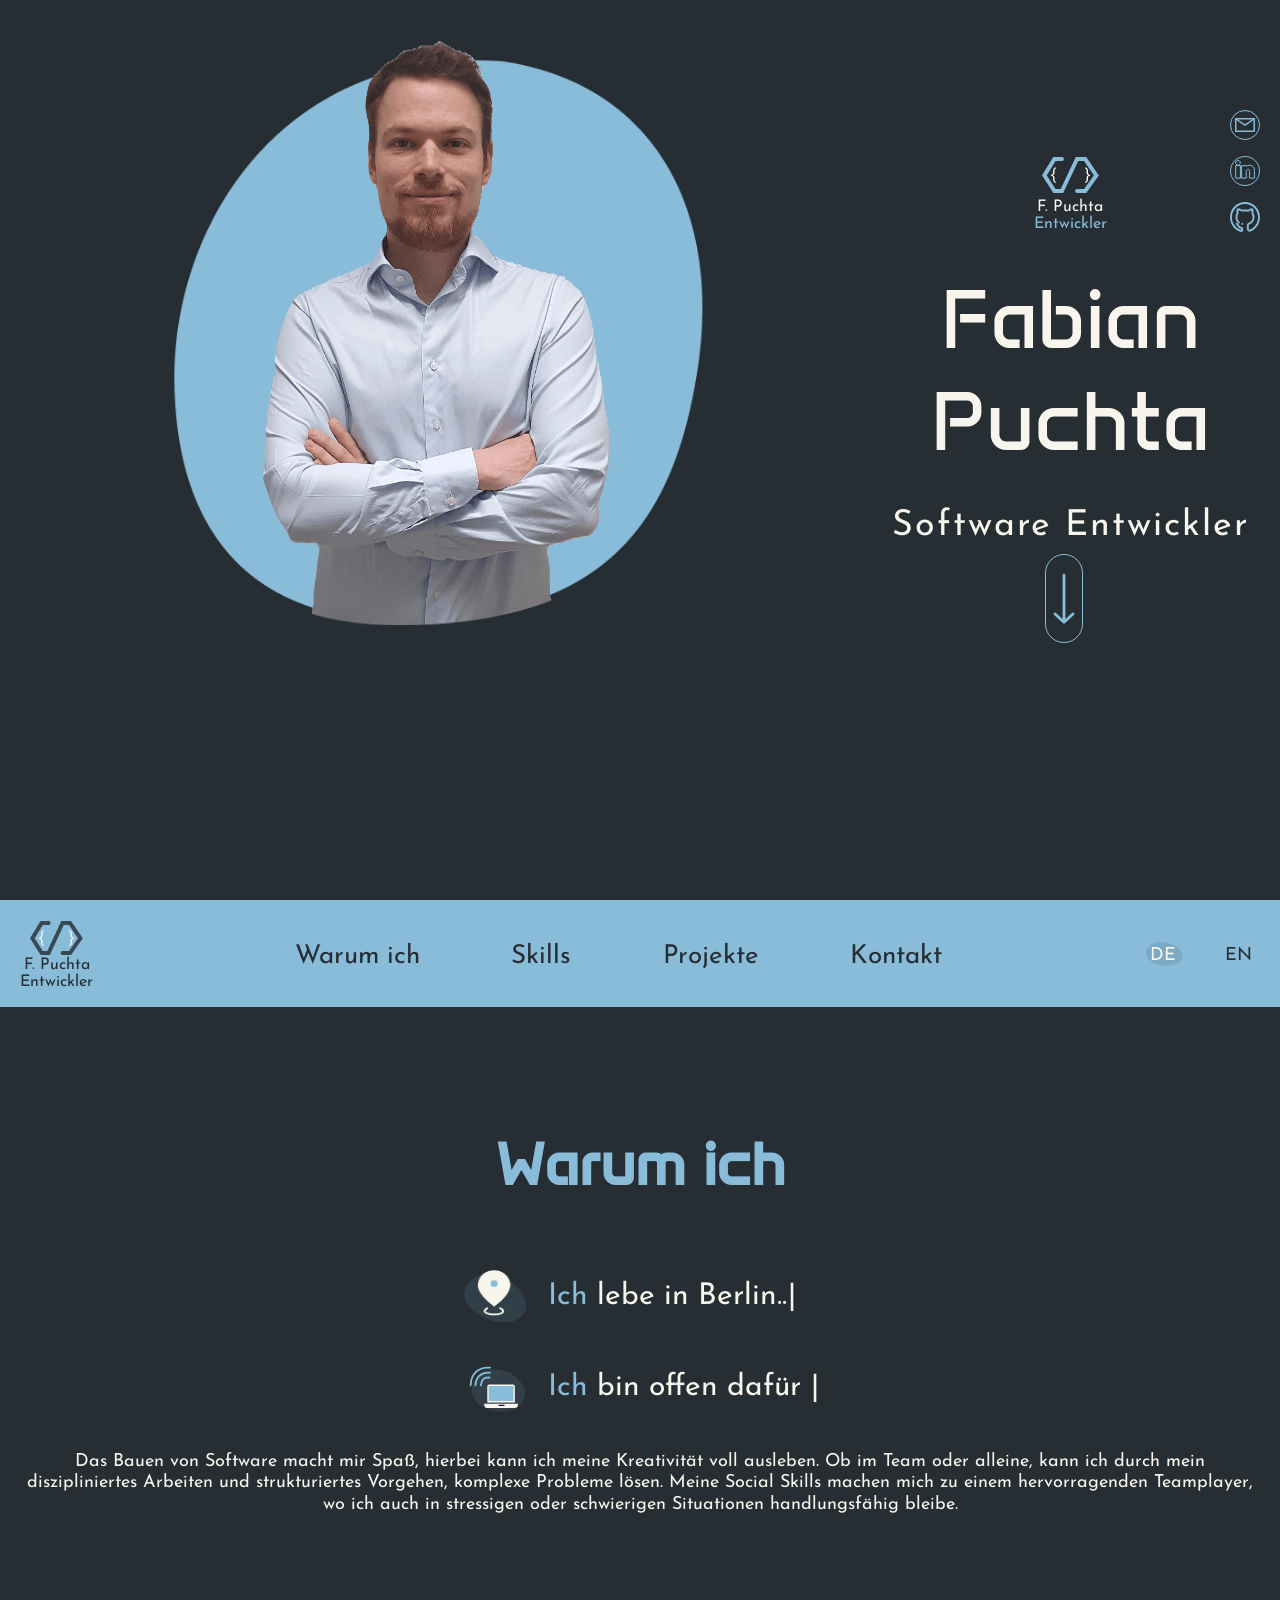
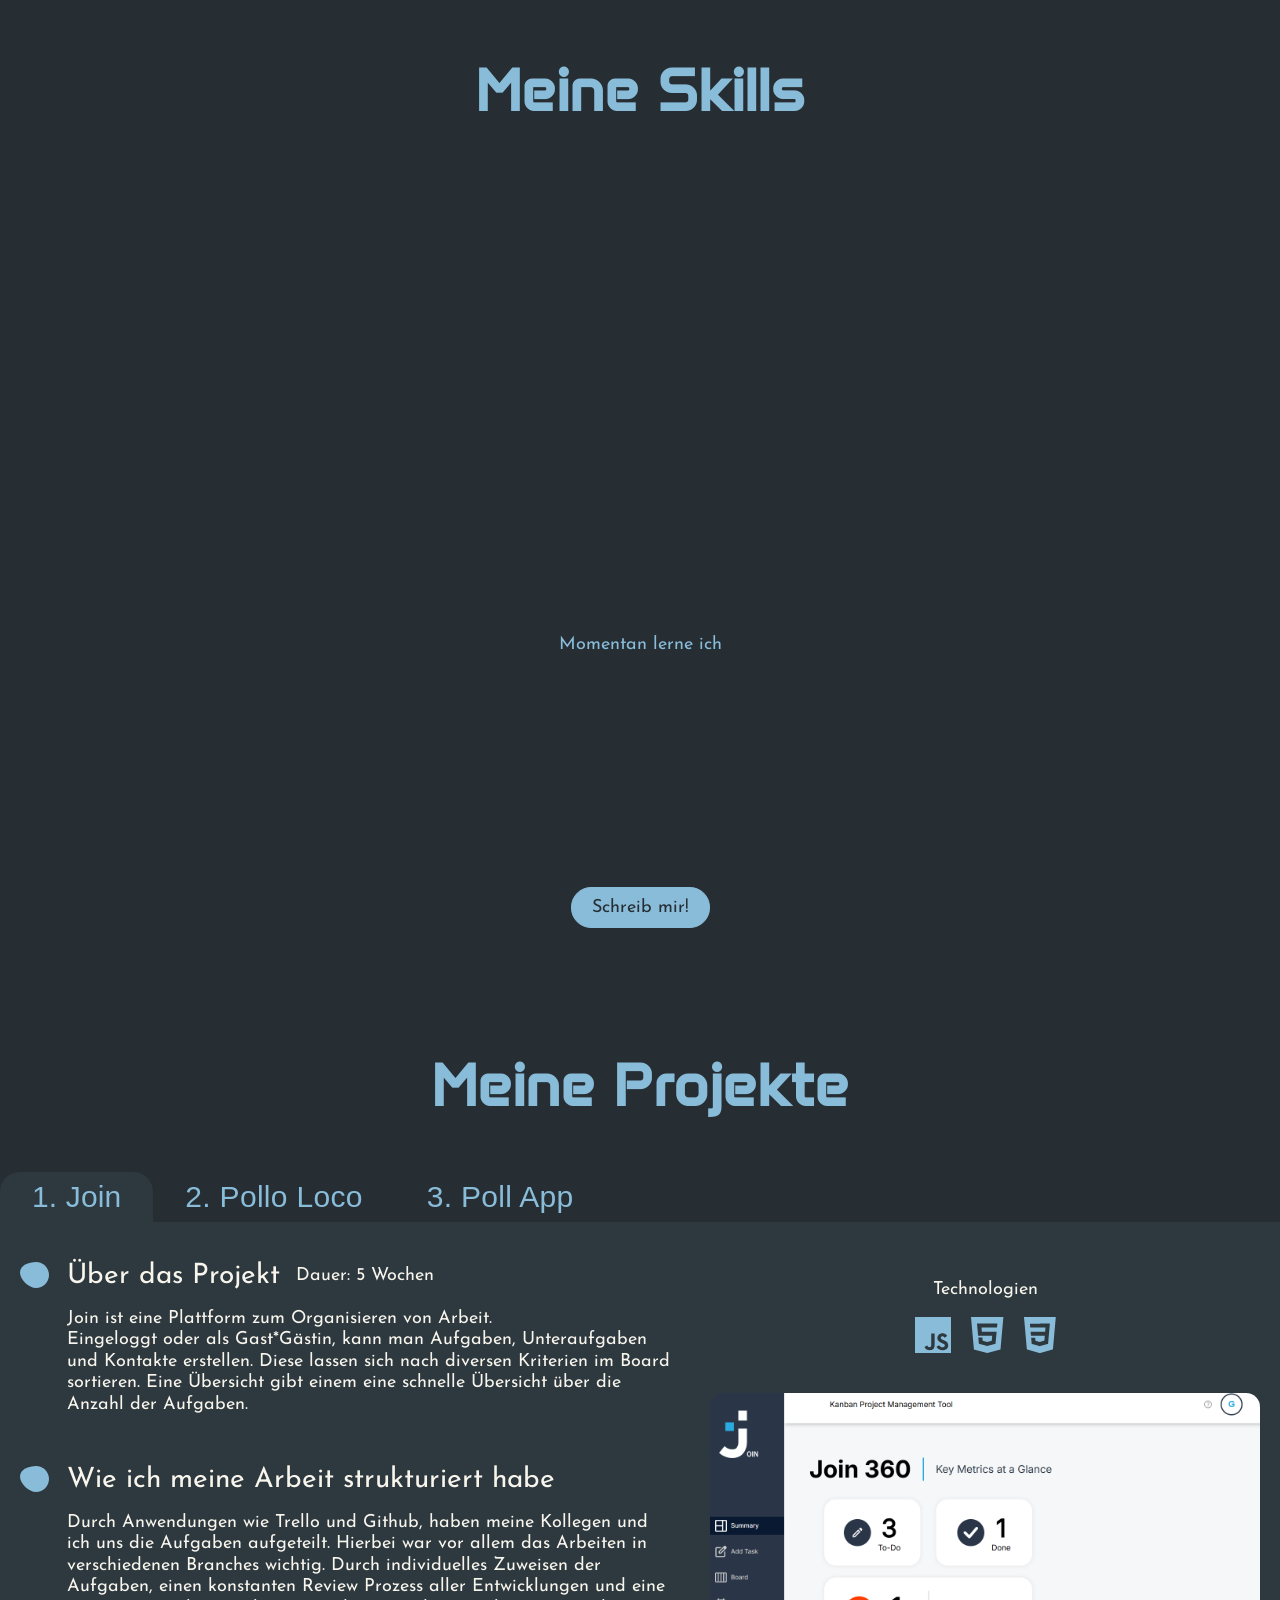
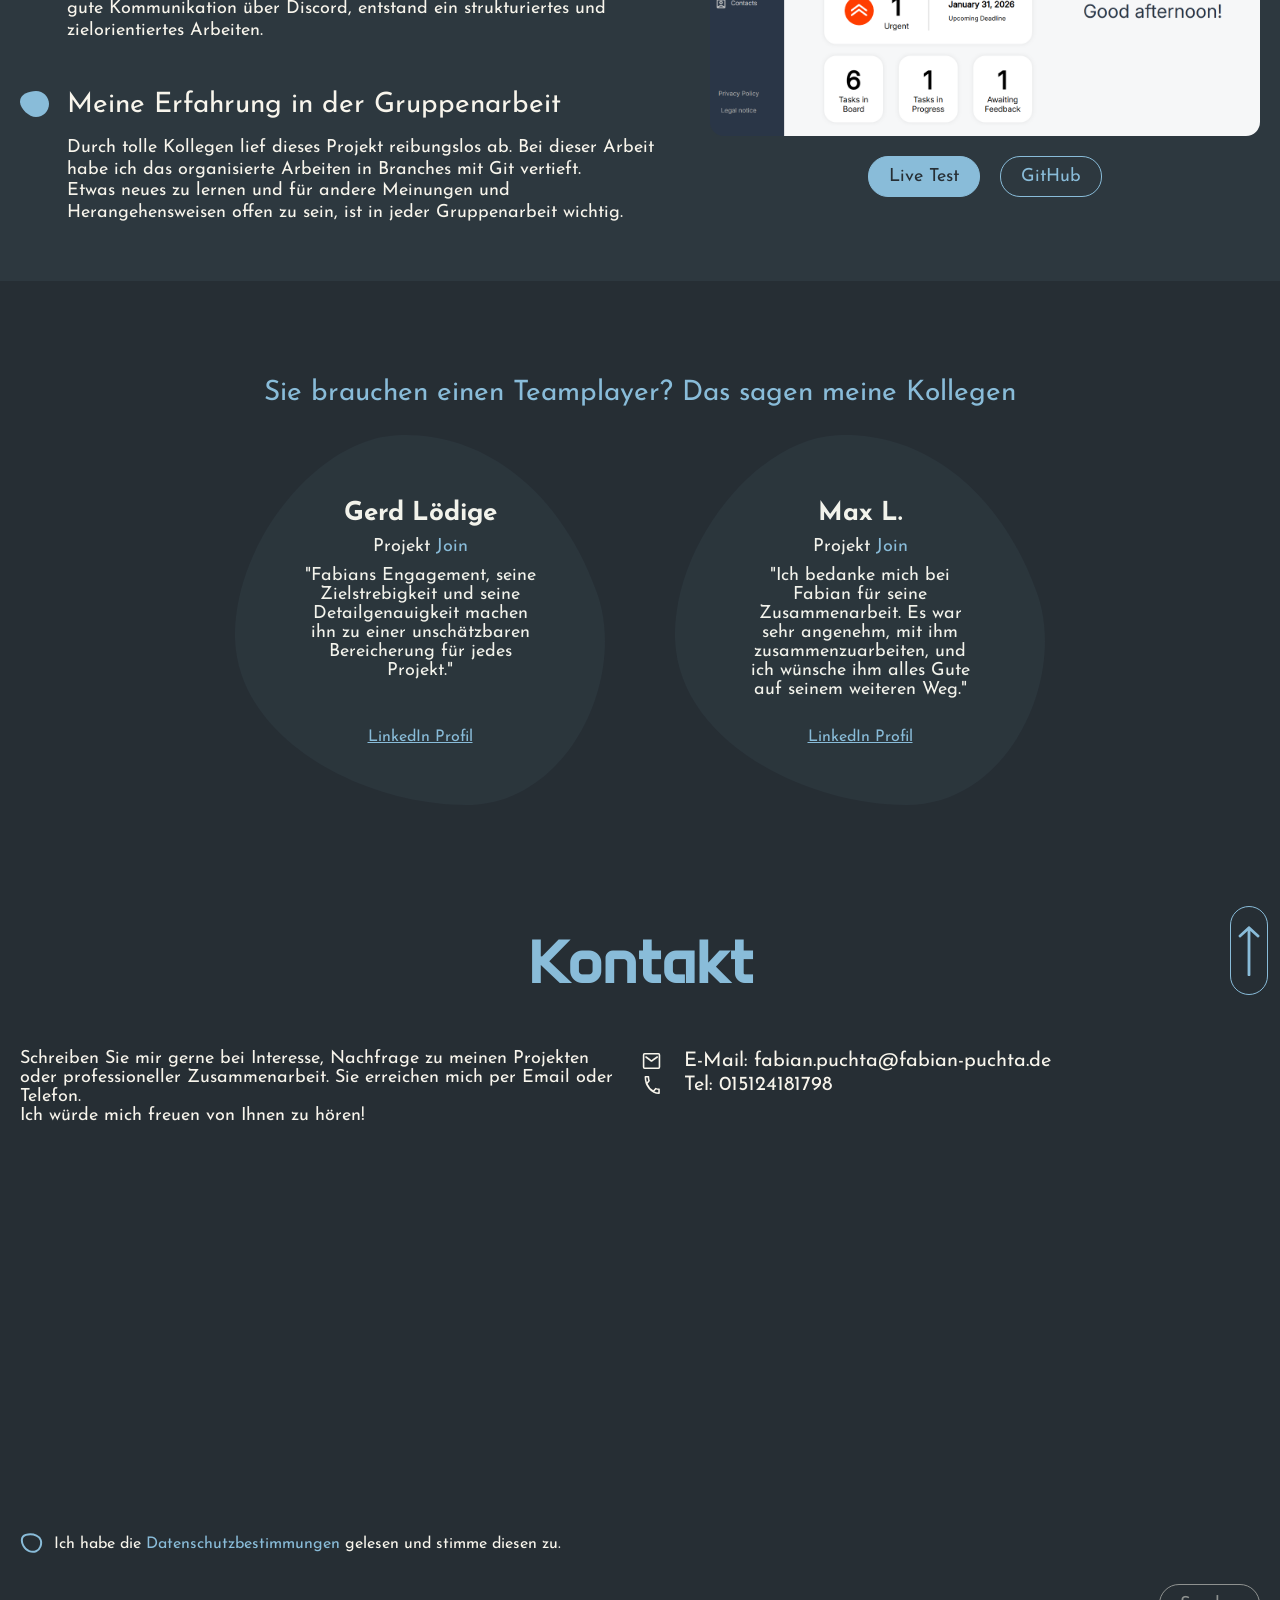
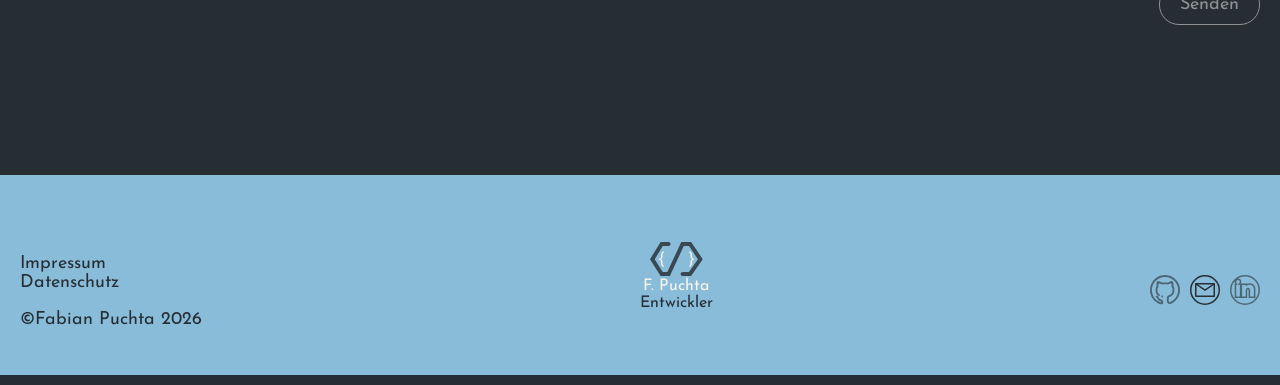
<file: index.html>
<!DOCTYPE html>
<html lang="de">

<head>
    <meta charset="UTF-8">
    <meta name="viewport" content="width=device-width, initial-scale=1.0">
    <title>Fabian Puchta</title>
    <link rel="icon" href="./assets/icons/logo/logoDarkBlue.svg" type="image/x-icon">
    <link rel="stylesheet" href="style.css">
    <link rel="stylesheet" href="./styles/fonts.css">
    <link rel="stylesheet" href="./styles/hero_section.css">
    <link rel="stylesheet" href="./styles/standard.css">
    <link rel="stylesheet" href="./styles/content_section.css">
    <link rel="stylesheet" href="./styles/contact.css">
    <link rel="stylesheet" href="./styles/burger_menu.css">
    <link rel="stylesheet" href="./styles/project_section.css">
    <link rel="stylesheet" href="./styles/project_resp.css">
    <link rel="stylesheet" href="./styles/responsive.css">


    <script src="./scripts/content.js"></script>
</head>

<body id="body" onload="initializeLanguage()">
    
</body>
<script src="./script.js" defer></script>
<script src="./scripts/mail.js" defer></script>


</html>
</file>
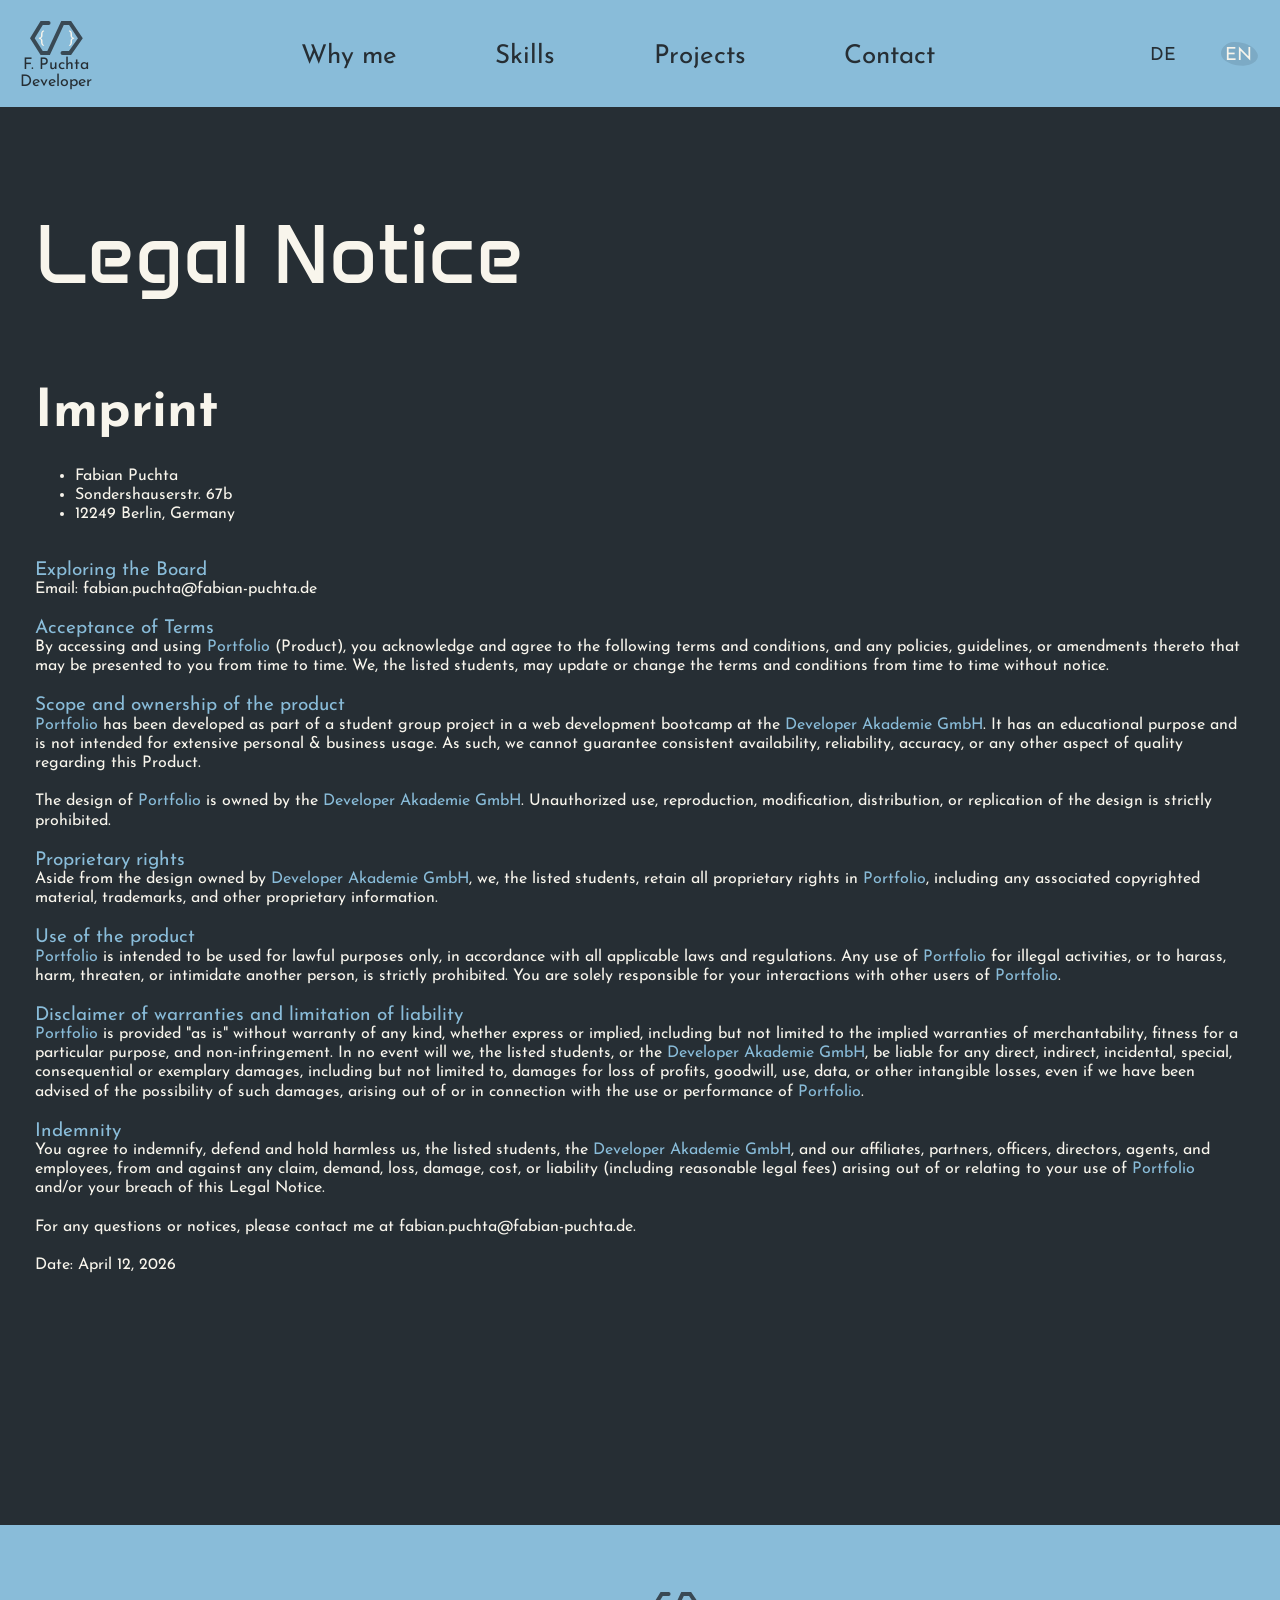
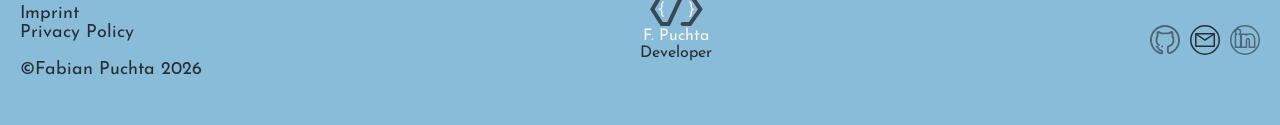
<file: html/english/legal_notice.html>
<!DOCTYPE html>
<html lang="en">

<head>
    <meta charset="UTF-8">
    <meta name="viewport" content="width=device-width, initial-scale=1.0">
    <title>Imprint</title>
    <link rel="icon" href="../../assets/icons/logo/logoDarkBlue.svg" type="image/x-icon">
    <link rel="stylesheet" href="../../style.css">
    <link rel="stylesheet" href="../../styles/fonts.css">
    <link rel="stylesheet" href="../../styles/hero_section.css">
    <link rel="stylesheet" href="../../styles/standard.css">
    <link rel="stylesheet" href="../../styles/content_section.css">
    <link rel="stylesheet" href="../../styles/contact.css">
    <link rel="stylesheet" href="../../styles/legal.css">
    <link rel="stylesheet" href="../../styles/legal_resp.css">
    <link rel="stylesheet" href="../../styles/responsive.css">
</head>

<body>
    <header>
        <div class="header-resp d-none header-legal-resp">
            <div class="logo-hero">
                <div class="logo-hero-icon">
                    <img src="../../assets/icons/logo/logoHover.svg" class="logo-hover" alt="logo icon">
                    <img src="../../assets/icons/logo/logoLightBlue.svg" class="logo-default" alt="logo icon">
                </div>
                <p class="name">F. Puchta</p>
                <p>Developer</p>
            </div>
            <button onclick="redirectBack()" class="btn-legal" aria-label="Go back to portfolio"><img src="../../assets/icons/arrowBackImprint.svg"
                    alt="go back to source site"></button>
        </div>
        <div class="wrapper-navbar legal-nav">
            <nav>
                <div class="navbar-logo">
                    <div class="wrapper-logo-footer">
                        <img src="../../assets/icons/logo/logoDarkBlue.svg" alt="logo">
                        <p class="name">F. Puchta</p>
                        <span>Developer</span>
                    </div>
                </div>
                <div class="navbar-menu font-size-26">
                    <a href="../../index.html#aboutSection">Why me</a>
                    <a href="../../index.html#skillSection">Skills</a>
                    <a href="../../index.html#projectSection">Projects</a>
                    <a href="../../index.html#contactSection">Contact</a>
                </div>
                <div class="navbar-language">
                    <a href="../german/impressum.html" onclick="saveLanguagePreference('de')">DE</a>
                    <p>EN</p>
                </div>
            </nav>
        </div>
    </header>
    <main class="main">
        <h1>Legal Notice</h1>
        <section class="imprint-container">
            <h2 class="pr-title-resp">Imprint</h2>
            <ul>
                <li>Fabian Puchta</li>
                <li>Sondershauserstr. 67b</li>
                <li>12249 Berlin, Germany</li>
            </ul>
        </section>
        <section class="imprint-container">
            <p class="section-title">Exploring the Board</p>
            <p>Email: fabian.puchta@fabian-puchta.de</p>
        </section>
        <section class="imprint-container">
            <p class="section-title">Acceptance of Terms</p>
            <p>By accessing and using <span>Portfolio</span> (Product), you acknowledge and agree to the following terms
                and conditions, and any policies, guidelines, or amendments thereto that may be presented to you from
                time to time. We, the listed students, may update or change the terms and conditions from time to time
                without notice.</p>
        </section>
        <section class="imprint-container">
            <p class="section-title">Scope and ownership of the product</p>
            <p><span>Portfolio</span> has been developed as part of a student group project in a web development
                bootcamp at the <span>Developer Akademie GmbH</span>. It has an educational purpose and is not intended
                for extensive personal & business usage. As such, we cannot guarantee consistent availability,
                reliability, accuracy, or any other aspect of quality regarding this Product.</p>
            <br>
            <p>The design of <span>Portfolio</span> is owned by the <span>Developer Akademie GmbH</span>. Unauthorized
                use, reproduction, modification, distribution, or replication of the design is strictly prohibited.</p>
        </section>
        <section class="imprint-container">
            <p class="section-title">Proprietary rights</p>
            <p>Aside from the design owned by <span>Developer Akademie GmbH</span>, we, the listed students, retain all
                proprietary rights in <span>Portfolio</span>, including any associated copyrighted material, trademarks,
                and other proprietary information.</p>
        </section>
        <section class="imprint-container">
            <p class="section-title">Use of the product</p>
            <p><span>Portfolio</span> is intended to be used for lawful purposes only, in accordance with all applicable
                laws and regulations. Any use of <span>Portfolio</span> for illegal activities, or to harass, harm,
                threaten, or intimidate another person, is strictly prohibited. You are solely responsible for your
                interactions with other users of <span>Portfolio</span>.</p>
        </section>
        <section class="imprint-container">
            <p class="section-title">Disclaimer of warranties and limitation of liability</p>
            <p><span>Portfolio</span> is provided "as is" without warranty of any kind, whether express or implied,
                including but not limited to the implied warranties of merchantability, fitness for a particular
                purpose, and non-infringement. In no event will we, the listed students, or the <span>Developer Akademie
                    GmbH</span>, be liable for any direct, indirect, incidental, special, consequential or exemplary
                damages, including but not limited to, damages for loss of profits, goodwill, use, data, or other
                intangible losses, even if we have been advised of the possibility of such damages, arising out of or in
                connection with the use or performance of <span>Portfolio</span>.</p>
        </section>
        <section class="imprint-container">
            <p class="section-title">Indemnity</p>
            <p>You agree to indemnify, defend and hold harmless us, the listed students, the <span>Developer Akademie
                    GmbH</span>, and our affiliates, partners, officers, directors, agents, and employees, from and
                against any claim, demand, loss, damage, cost, or liability (including reasonable legal fees) arising
                out of or relating to your use of <span>Portfolio</span> and/or your breach of this Legal Notice.</p>
            <br>
            <p>For any questions or notices, please contact me at <a
                    href="mailto:fabian.puchta@fabian-puchta.de">fabian.puchta@fabian-puchta.de</a>.</p>
            <br>
            <p>Date: April 12, 2026</p>
        </section>
    </main>
    <footer class="wrapper-footer">
        <div class="content-wrapper-footer">
            <div class="footer-legal">
                <a href="../english/legal_notice.html">Imprint</a>
                <a href="../english/privacy_policy.html">Privacy Policy</a>
                <p>&copy;Fabian Puchta 2026</p>
            </div>
            <div class="wrapper-logo-footer">
                <img src="../../assets/icons/logo/logoDarkBlue.svg" alt="logo">
                <p class="name">F. Puchta</p>
                <span>Developer</span>
            </div>
            <div class="wrapper-social-media-footer">
                <a href="https://github.com/FabianP95" target="_blank" rel="noopener noreferrer" class="swap-image">
                    <img src="../../assets/icons/contact/githubFooter.svg" alt="gitHub icon" class="image-default">
                    <img src="../../assets/icons/contact/gitHoverFooter.svg" class="image-hover"
                        alt="gitHub icon in hovered state">
                </a>
                <a href="mailto:fabian.puchta@fabian-puchta.de" target="_blank" rel="noopener noreferrer" class="swap-image">
                    <img src="../../assets/icons/contact/mailFooter.svg" alt="email icon" class="image-default">
                    <img src="../../assets/icons/contact/mailHoverFooter.svg" class="image-hover"
                        alt="email icon in hovered state">
                </a>
                <a href="https://www.linkedin.com/in/fabian-puchta-7ba7383b7/" target="_blank" rel="noopener noreferrer"
                    class="swap-image">
                    <img src="../../assets/icons/contact/linkedInFooter.svg" alt="linkedIn icon" class="image-default">
                    <img src="../../assets/icons/contact/linkedInHoverFooter.svg" class="image-hover"
                        alt="linkedIn icon in hovered state">
                </a>
            </div>
        </div>
    </footer>

</body>
<script src="../../script.js"></script>
<script src="../../scripts/content.js"></script>

</html>
</file>
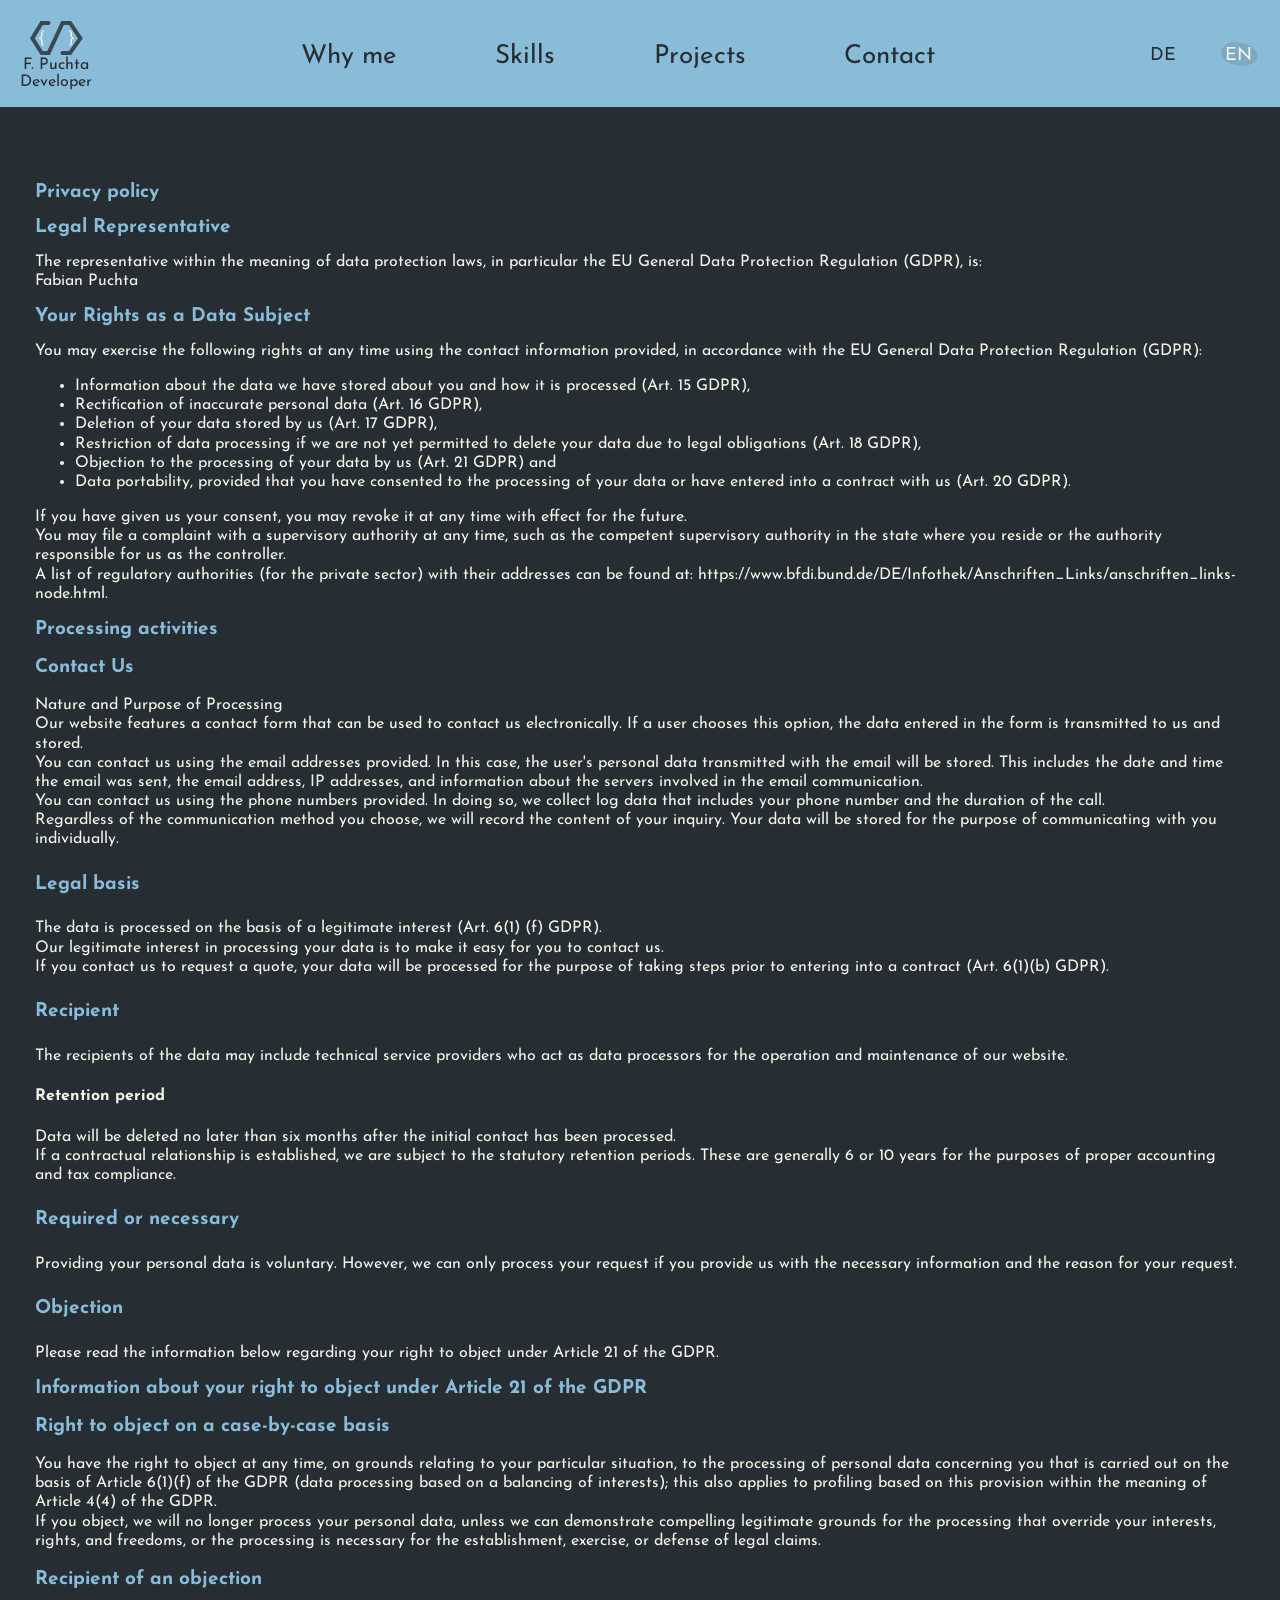
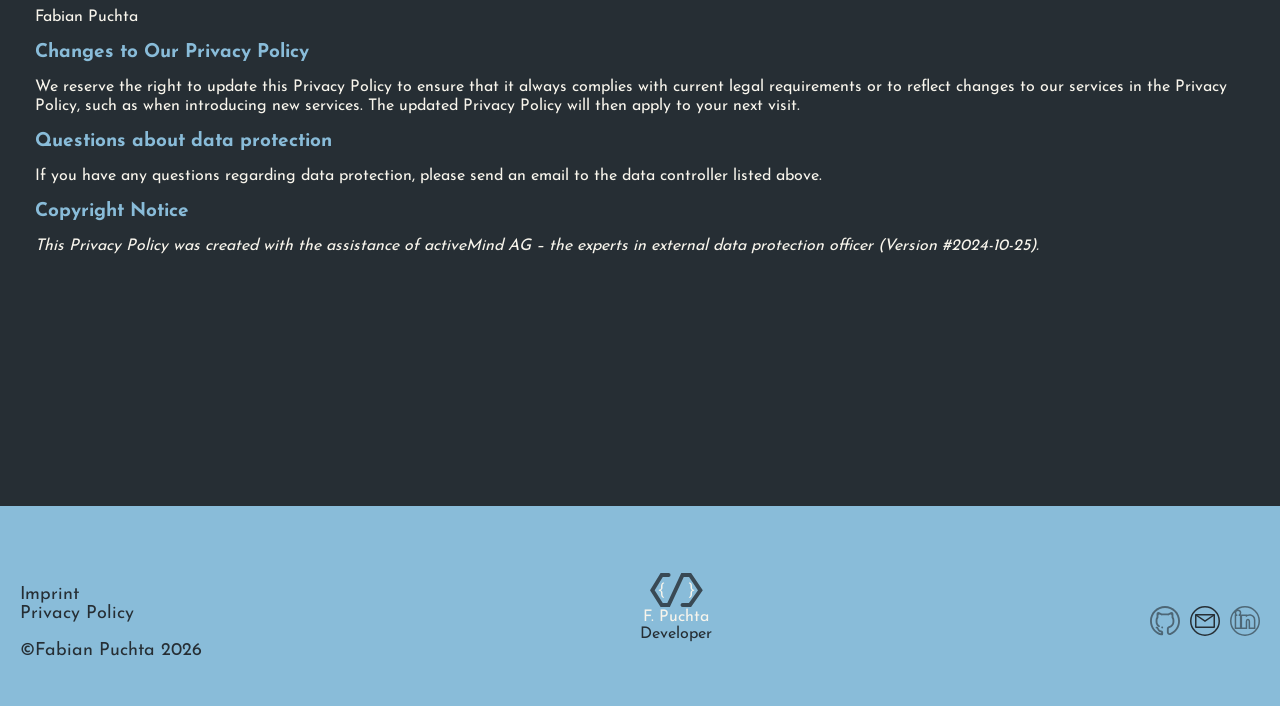
<file: html/english/privacy_policy.html>
<!DOCTYPE html>
<html lang="en">

<head>
    <meta charset="UTF-8">
    <meta name="viewport" content="width=device-width, initial-scale=1.0">
    <title>Privacy Policy</title>
    <link rel="icon" href="../../assets/icons/logo/logoDarkBlue.svg" type="image/x-icon">
    <link rel="stylesheet" href="../../style.css">
    <link rel="stylesheet" href="../../styles/fonts.css">
    <link rel="stylesheet" href="../../styles/hero_section.css">
    <link rel="stylesheet" href="../../styles/standard.css">
    <link rel="stylesheet" href="../../styles/content_section.css">
    <link rel="stylesheet" href="../../styles/contact.css">
    <link rel="stylesheet" href="../../styles/legal.css">
    <link rel="stylesheet" href="../../styles/legal_resp.css">
    <link rel="stylesheet" href="../../styles/responsive.css">
</head>

<body>
    <header>
        <div class="header-resp d-none header-legal-resp">
            <div class="logo-hero">
                <div class="logo-hero-icon">
                    <img src="../../assets/icons/logo/logoHover.svg" class="logo-hover" alt="logo icon">
                    <img src="../../assets/icons/logo/logoLightBlue.svg" class="logo-default" alt="logo icon">
                </div>
                <p class="name">F. Puchta</p>
                <p>Developer</p>
            </div>
            <button onclick="redirectBack()" class="btn-legal" aria-label="Go back to portfolio"><img
                    src="../../assets/icons/arrowBackImprint.svg" alt="go back to source site"></button>
        </div>
        <div class="wrapper-navbar legal-nav">
            <nav>
                <div class="navbar-logo">
                    <div class="wrapper-logo-footer">
                        <img src="../../assets/icons/logo/logoDarkBlue.svg" alt="logo">
                        <p class="name">F. Puchta</p>
                        <span>Developer</span>
                    </div>
                </div>
                <div class="navbar-menu font-size-26">
                    <a href="../../index.html#aboutSection">Why me</a>
                    <a href="../../index.html#skillSection">Skills</a>
                    <a href="../../index.html#projectSection">Projects</a>
                    <a href="../../index.html#contactSection">Contact</a>
                </div>
                <div class="navbar-language">
                    <a href="../german/datenschutz.html" onclick="saveLanguagePreference('de')">DE</a>
                    <p>EN</p>
                </div>
            </nav>
        </div>
    </header>
    <main class="main">
        <div class="imprint-container">
            <h2 class="section-title">Privacy policy</h2>
            <h2 class="section-title">Legal Representative</h2>
            <p>The representative within the meaning of data protection laws, in particular the EU General Data
                Protection Regulation
                (GDPR), is:</p>
            <p class='generator_user_input'>Fabian Puchta</p>
            <h2 class="section-title">Your Rights as a Data Subject</h2>
            <p>You may exercise the following rights at any time using the contact information provided, in accordance
                with the EU General Data Protection Regulation (GDPR):</p>
            <ul>
                <li>Information about the data we have stored about you and how it is processed (Art. 15 GDPR),</li>
                <li>Rectification of inaccurate personal data (Art. 16 GDPR),</li>
                <li>Deletion of your data stored by us (Art. 17 GDPR),</li>
                <li>Restriction of data processing if we are not yet permitted to delete your data due to legal
                    obligations
                    (Art. 18 GDPR),</li>
                <li>Objection to the processing of your data by us (Art. 21 GDPR) and</li>
                <li>Data portability, provided that you have consented to the processing of your data or have entered
                    into a contract
                    with us (Art. 20 GDPR).</li>
            </ul>
            <p>If you have given us your consent, you may revoke it at any time with effect for the
                future.</p>
            <p>You may file a complaint with a supervisory authority at any time, such as the
                competent supervisory authority in the state where you reside or the authority responsible for us as the
                controller.</p>
            <p>A list of regulatory authorities (for the private sector) with their addresses can be found at:
                <a
                    href="https://www.bfdi.bund.de/DE/Infothek/Anschriften_Links/anschriften_links-node.html">https://www.bfdi.bund.de/DE/Infothek/Anschriften_Links/anschriften_links-node.html</a>.
            </p>
            <h2 class="section-title">Processing activities</h2>
            <h3 class="section-title">Contact Us</h3>
            <p>Nature and Purpose of Processing</p>
            <p>Our website features a contact form that can be used to contact us electronically.
                If a user chooses this option, the data entered in the form
                is transmitted to us and stored.</p>
            <p>You can contact us using the email addresses provided. In this case, the
                user's personal data transmitted with the email will be stored. This includes the date
                and time the email was sent, the email address, IP addresses, and information about the
                servers involved in the email communication.</p>
            <p>You can contact us using the phone numbers provided. In doing so, we collect
                log data that includes your phone number and the duration of the call.</p>
            <p>Regardless of the communication method you choose, we will record the content of your inquiry. Your data
                will be stored for the purpose of communicating with you individually.</p>
            <h4 class="section-title">Legal basis</h4>
            <p>The data is processed on the basis of a legitimate interest (Art. 6(1)
                (f) GDPR).</p>
            <p>Our legitimate interest in processing your data is to make it
                easy for you to contact us.</p>
            <p>If you contact us to request a quote, your data will be processed
                for the purpose of taking steps prior to entering into a contract (Art. 6(1)(b) GDPR).</p>
            <h4 class="section-title">Recipient</h4>
            <p>The recipients of the data may include technical service providers who act as data processors for the
                operation and maintenance of our
                website.</p>
            <h4>Retention period</h4>
            <p>Data will be deleted no later than six months after the initial contact has been processed.</p>
            <p>If a contractual relationship is established, we are subject to the statutory retention periods.
                These are generally 6 or 10 years for the purposes of proper accounting and
                tax compliance.</p>
            <h4 class="section-title">Required or necessary</h4>
            <p>Providing your personal data is voluntary. However, we can
                only process your request if you provide us with the necessary information and the reason for your
                request.</p>
            <h4 class="section-title">Objection</h4>
            <p>Please read the information below regarding your right to object under Article 21 of the GDPR.</p>
            <h2 class="section-title">Information about your right to object under Article 21 of the GDPR</h2>
            <h3 class="section-title">Right to object on a case-by-case basis</h3>
            <p>You have the right to object at any time, on grounds relating to your particular situation, to
                the processing of personal data concerning you that is carried out on the basis of Article 6(1)(f) of the GDPR
                (data processing based on a balancing of interests); this
                also applies to profiling based on this provision within the meaning of Article 4(4) of the GDPR.</p>
            <p>If you object, we will no longer process your personal data, unless
                we can demonstrate compelling legitimate grounds for the processing that override your
                interests, rights, and freedoms, or the processing is necessary for the establishment,
                exercise, or defense of legal claims.</p>
            <h3 class="section-title">Recipient of an objection</h3>
            <p class='generator_user_input'>Fabian Puchta</p>
            <h2 class="section-title">Changes to Our Privacy Policy</h2>
            <p>We reserve the right to update this Privacy Policy to ensure that it always complies with current
                legal requirements or to reflect changes to our services in the
                Privacy Policy, such as when introducing new services. The updated Privacy Policy will then apply
                to your next visit.</p>
            <h2 class="section-title">Questions about data protection</h2>
            <p>If you have any questions regarding data protection, please send an email to the
                data controller listed above.</p>
            <h2 class="section-title">Copyright Notice</h2>
            <p><em>This Privacy Policy was created with the assistance of activeMind AG – the experts in <a
                        href="https://www.activemind.de/datenschutz/datenschutzbeauftragter/" target="_blank"
                        rel="noopener dofollow">external data protection officer</a> (Version #2024-10-25).</em></p>
        </div>
    </main>
    <footer class="wrapper-footer">
        <div class="content-wrapper-footer">
            <div class="footer-legal">
                <a href="../english/legal_notice.html">Imprint</a>
                <a href="../english/privacy_policy.html">Privacy Policy</a>
                <p>&copy;Fabian Puchta 2026</p>
            </div>
            <div class="wrapper-logo-footer">
                <img src="../../assets/icons/logo/logoDarkBlue.svg" alt="logo">
                <p class="name">F. Puchta</p>
                <span>Developer</span>
            </div>
            <div class="wrapper-social-media-footer">
                <a href="https://github.com/FabianP95" target="_blank" rel="noopener noreferrer" class="swap-image">
                    <img src="../../assets/icons/contact/githubFooter.svg" alt="gitHub icon" class="image-default">
                    <img src="../../assets/icons/contact/gitHoverFooter.svg" class="image-hover"
                        alt="gitHub icon in hovered state">
                </a>
                <a href="mailto:fabian.puchta@fabian-puchta.de" target="_blank" rel="noopener noreferrer" class="swap-image">
                    <img src="../../assets/icons/contact/mailFooter.svg" alt="email icon" class="image-default">
                    <img src="../../assets/icons/contact/mailHoverFooter.svg" class="image-hover"
                        alt="email icon in hovered state">
                </a>
                <a href="https://www.linkedin.com/in/fabian-puchta-7ba7383b7/" target="_blank" rel="noopener noreferrer"
                    class="swap-image">
                    <img src="../../assets/icons/contact/linkedInFooter.svg" alt="linkedIn icon" class="image-default">
                    <img src="../../assets/icons/contact/linkedInHoverFooter.svg" class="image-hover"
                        alt="linkedIn icon in hovered state">
                </a>
            </div>
        </div>
    </footer>
</body>
<script src="../../script.js"></script>
<script src="../../scripts/content.js"></script>

</html>
</file>
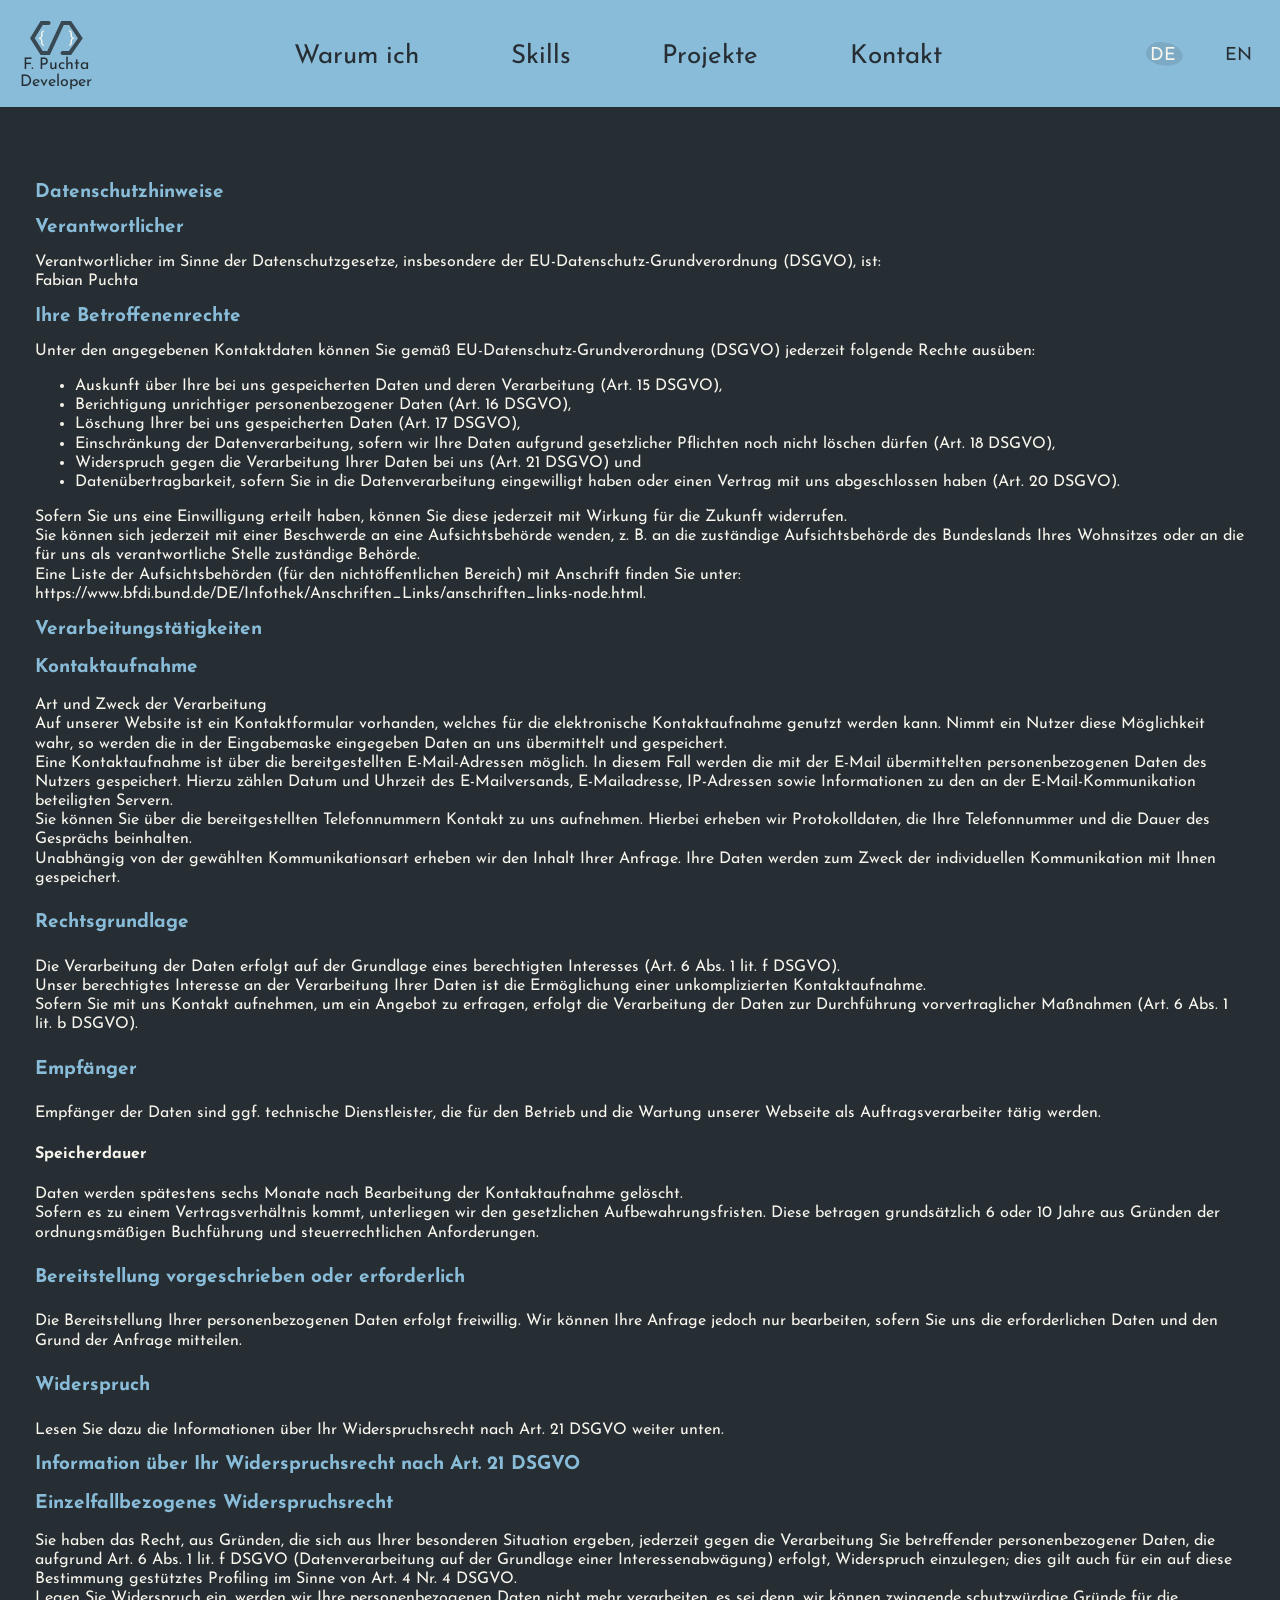
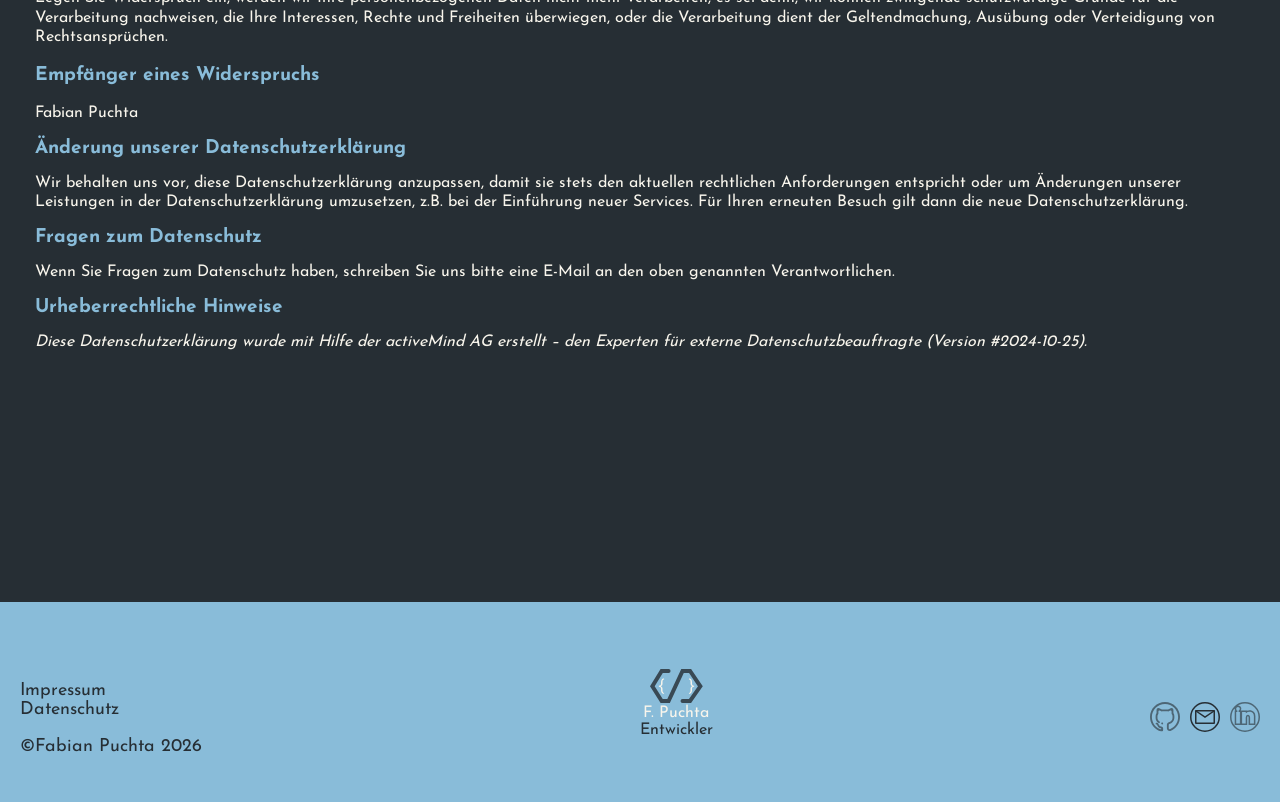
<file: html/german/datenschutz.html>
<!DOCTYPE html>
<html lang="en">

<head>
    <meta charset="UTF-8">
    <meta name="viewport" content="width=device-width, initial-scale=1.0">
    <title>Datenschutz</title>
    <link rel="icon" href="../../assets/icons/logo/logoDarkBlue.svg" type="image/x-icon">
    <link rel="stylesheet" href="../../style.css">
    <link rel="stylesheet" href="../../styles/fonts.css">
    <link rel="stylesheet" href="../../styles/hero_section.css">
    <link rel="stylesheet" href="../../styles/standard.css">
    <link rel="stylesheet" href="../../styles/content_section.css">
    <link rel="stylesheet" href="../../styles/contact.css">
    <link rel="stylesheet" href="../../styles/legal.css">
    <link rel="stylesheet" href="../../styles/legal_resp.css">
    <link rel="stylesheet" href="../../styles/responsive.css">
</head>

<body>
    <header>
        <div class="header-resp d-none header-legal-resp">
            <div class="logo-hero">
                <div class="logo-hero-icon">
                    <img src="../../assets/icons/logo/logoHover.svg" class="logo-hover" alt="logo icon">
                    <img src="../../assets/icons/logo/logoLightBlue.svg" class="logo-default" alt="logo icon">
                </div>
                <p class="name">F. Puchta</p>
                <p>Developer</p>
            </div>
            <button onclick="redirectBack()" class="btn-legal" aria-label="Zurück zum Portfolio"><img src="../../assets/icons/arrowBackImprint.svg"
                    alt="go back to source site"></button>
        </div>
        <div class="wrapper-navbar legal-nav">
            <nav>
                <div class="navbar-logo">
                    <div class="wrapper-logo-footer">
                        <img src="../../assets/icons/logo/logoDarkBlue.svg" alt="logo">
                        <p class="name">F. Puchta</p>
                        <span>Developer</span>
                    </div>
                </div>
                <div class="navbar-menu font-size-26">
                    <a href="../../index.html#aboutSection">Warum ich</a>
                    <a href="../../index.html#skillSection">Skills</a>
                    <a href="../../index.html#projectSection">Projekte</a>
                    <a href="../../index.html#contactSection">Kontakt</a>
                </div>
                <div class="navbar-language">
                    <p>DE</p>
                    <a href="../english/privacy_policy.html" onclick="saveLanguagePreference('en')">EN</a>
                </div>
            </nav>
        </div>
    </header>
    <main class="main">
        <div class="imprint-container">
            <h2 class="section-title">Datenschutzhinweise</h2>
            <h2 class="section-title">Verantwortlicher</h2>
            <p>Verantwortlicher im Sinne der Datenschutzgesetze, insbesondere der EU-Datenschutz-Grundverordnung
                (DSGVO), ist:</p>
            <p class='generator_user_input'>Fabian Puchta</p>
            <h2 class="section-title">Ihre Betroffenenrechte</h2>
            <p>Unter den angegebenen Kontaktdaten können Sie gemäß EU-Datenschutz-Grundverordnung (DSGVO) jederzeit
                folgende Rechte ausüben:</p>
            <ul>
                <li>Auskunft über Ihre bei uns gespeicherten Daten und deren Verarbeitung (Art. 15 DSGVO),</li>
                <li>Berichtigung unrichtiger personenbezogener Daten (Art. 16 DSGVO),</li>
                <li>Löschung Ihrer bei uns gespeicherten Daten (Art. 17 DSGVO),</li>
                <li>Einschränkung der Datenverarbeitung, sofern wir Ihre Daten aufgrund gesetzlicher Pflichten noch
                    nicht löschen dürfen (Art. 18 DSGVO),</li>
                <li>Widerspruch gegen die Verarbeitung Ihrer Daten bei uns (Art. 21 DSGVO) und</li>
                <li>Datenübertragbarkeit, sofern Sie in die Datenverarbeitung eingewilligt haben oder einen Vertrag
                    mit uns abgeschlossen haben (Art. 20 DSGVO).</li>
            </ul>
            <p>Sofern Sie uns eine Einwilligung erteilt haben, können Sie diese jederzeit mit Wirkung für die
                Zukunft widerrufen.</p>
            <p>Sie können sich jederzeit mit einer Beschwerde an eine Aufsichtsbehörde wenden, z. B. an die
                zuständige Aufsichtsbehörde des Bundeslands Ihres Wohnsitzes oder an die für uns als verantwortliche
                Stelle zuständige Behörde.</p>
            <p>Eine Liste der Aufsichtsbehörden (für den nichtöffentlichen Bereich) mit Anschrift finden Sie unter:
                <a
                    href="https://www.bfdi.bund.de/DE/Infothek/Anschriften_Links/anschriften_links-node.html">https://www.bfdi.bund.de/DE/Infothek/Anschriften_Links/anschriften_links-node.html</a>.
            </p>
            <h2 class="section-title">Verarbeitungstätigkeiten</h2>
            <h3 class="section-title">Kontaktaufnahme</h3>
            <p>Art und Zweck der Verarbeitung</p>
            <p>Auf unserer Website ist ein Kontaktformular vorhanden, welches für die elektronische Kontaktaufnahme
                genutzt werden kann. Nimmt ein Nutzer diese Möglichkeit wahr, so werden die in der Eingabemaske
                eingegeben Daten an uns übermittelt und gespeichert.</p>
            <p>Eine Kontaktaufnahme ist über die bereitgestellten E-Mail-Adressen möglich. In diesem Fall werden die
                mit der E-Mail übermittelten personenbezogenen Daten des Nutzers gespeichert. Hierzu zählen Datum
                und Uhrzeit des E-Mailversands, E-Mailadresse, IP-Adressen sowie Informationen zu den an der
                E-Mail-Kommunikation beteiligten Servern.</p>
            <p>Sie können Sie über die bereitgestellten Telefonnummern Kontakt zu uns aufnehmen. Hierbei erheben wir
                Protokolldaten, die Ihre Telefonnummer und die Dauer des Gesprächs beinhalten.</p>
            <p>Unabhängig von der gewählten Kommunikationsart erheben wir den Inhalt Ihrer Anfrage. Ihre Daten
                werden zum Zweck der individuellen Kommunikation mit Ihnen gespeichert.</p>
            <h4 class="section-title">Rechtsgrundlage</h4>
            <p>Die Verarbeitung der Daten erfolgt auf der Grundlage eines berechtigten Interesses (Art. 6 Abs. 1
                lit. f DSGVO).</p>
            <p>Unser berechtigtes Interesse an der Verarbeitung Ihrer Daten ist die Ermöglichung einer
                unkomplizierten Kontaktaufnahme.</p>
            <p>Sofern Sie mit uns Kontakt aufnehmen, um ein Angebot zu erfragen, erfolgt die Verarbeitung der Daten
                zur Durchführung vorvertraglicher Maßnahmen (Art. 6 Abs. 1 lit. b DSGVO).</p>
            <h4 class="section-title">Empfänger</h4>
            <p>Empfänger der Daten sind ggf. technische Dienstleister, die für den Betrieb und die Wartung unserer
                Webseite als Auftragsverarbeiter tätig werden.</p>
            <h4>Speicherdauer</h4>
            <p>Daten werden spätestens sechs Monate nach Bearbeitung der Kontaktaufnahme gelöscht.</p>
            <p>Sofern es zu einem Vertragsverhältnis kommt, unterliegen wir den gesetzlichen Aufbewahrungsfristen.
                Diese betragen grundsätzlich 6 oder 10 Jahre aus Gründen der ordnungsmäßigen Buchführung und
                steuerrechtlichen Anforderungen.</p>
            <h4 class="section-title">Bereitstellung vorgeschrieben oder erforderlich</h4>
            <p>Die Bereitstellung Ihrer personenbezogenen Daten erfolgt freiwillig. Wir können Ihre Anfrage jedoch
                nur bearbeiten, sofern Sie uns die erforderlichen Daten und den Grund der Anfrage mitteilen.</p>
            <h4 class="section-title">Widerspruch</h4>
            <p>Lesen Sie dazu die Informationen über Ihr Widerspruchsrecht nach Art. 21 DSGVO weiter unten.</p>
            <h2 class="section-title">Information über Ihr Widerspruchsrecht nach Art. 21 DSGVO</h2>
            <h3 class="section-title">Einzelfallbezogenes Widerspruchsrecht</h3>
            <p>Sie haben das Recht, aus Gründen, die sich aus Ihrer besonderen Situation ergeben, jederzeit gegen
                die Verarbeitung Sie betreffender personenbezogener Daten, die aufgrund Art. 6 Abs. 1 lit. f DSGVO
                (Datenverarbeitung auf der Grundlage einer Interessenabwägung) erfolgt, Widerspruch einzulegen; dies
                gilt auch für ein auf diese Bestimmung gestütztes Profiling im Sinne von Art. 4 Nr. 4 DSGVO.</p>
            <p>Legen Sie Widerspruch ein, werden wir Ihre personenbezogenen Daten nicht mehr verarbeiten, es sei
                denn, wir können zwingende schutzwürdige Gründe für die Verarbeitung nachweisen, die Ihre
                Interessen, Rechte und Freiheiten überwiegen, oder die Verarbeitung dient der Geltendmachung,
                Ausübung oder Verteidigung von Rechtsansprüchen.</p>
            <h3 class="section-title">Empfänger eines Widerspruchs</h3>
            <p class='generator_user_input'>Fabian Puchta</p>
            <h2 class="section-title">Änderung unserer Datenschutzerklärung</h2>
            <p>Wir behalten uns vor, diese Datenschutzerklärung anzupassen, damit sie stets den aktuellen
                rechtlichen Anforderungen entspricht oder um Änderungen unserer Leistungen in der
                Datenschutzerklärung umzusetzen, z.B. bei der Einführung neuer Services. Für Ihren erneuten Besuch
                gilt dann die neue Datenschutzerklärung.</p>
            <h2 class="section-title">Fragen zum Datenschutz</h2>
            <p>Wenn Sie Fragen zum Datenschutz haben, schreiben Sie uns bitte eine E-Mail an den oben genannten
                Verantwortlichen.</p>
            <h2 class="section-title">Urheberrechtliche Hinweise</h2>
            <p><em>Diese Datenschutzerklärung wurde mit Hilfe der activeMind AG erstellt – den Experten für <a
                        href="https://www.activemind.de/datenschutz/datenschutzbeauftragter/" target="_blank"
                        rel="noopener dofollow">externe Datenschutzbeauftragte</a> (Version #2024-10-25).</em></p>
        </div>
    </main>
    <footer class="wrapper-footer">
        <div class="content-wrapper-footer">
            <div class="footer-legal">
                <a href="../../html/german/impressum.html">Impressum</a>
                <a href="/html/german/datenschutz.html">Datenschutz</a>
                <p>&copy;Fabian Puchta 2026</p>
            </div>
            <div class="wrapper-logo-footer">
                <img src="../../assets/icons/logo/logoDarkBlue.svg" alt="logo">
                <p class="name">F. Puchta</p>
                <span>Entwickler</span>
            </div>
            <div class="wrapper-social-media-footer">
                <a href="https://github.com/FabianP95" target="_blank" rel="noopener noreferrer" class="swap-image">
                    <img src="../../assets/icons/contact/githubFooter.svg" alt="gitHub icon" class="image-default">
                    <img src="../../assets/icons/contact/gitHoverFooter.svg" class="image-hover"
                        alt="gitHub icon in hovered state">
                </a>
                <a href="mailto:fabian.puchta@fabian-puchta.de" target="_blank" rel="noopener noreferrer" class="swap-image">
                    <img src="../../assets/icons/contact/mailFooter.svg" alt="email icon" class="image-default">
                    <img src="../../assets/icons/contact/mailHoverFooter.svg" class="image-hover"
                        alt="email icon in hovered state">
                </a>
                <a href="https://www.linkedin.com/in/fabian-puchta-7ba7383b7/" target="_blank" rel="noopener noreferrer"
                    class="swap-image">
                    <img src="../../assets/icons/contact/linkedInFooter.svg" alt="linkedIn icon" class="image-default">
                    <img src="../../assets/icons/contact/linkedInHoverFooter.svg" class="image-hover"
                        alt="linkedIn icon in hovered state">
                </a>
            </div>
        </div>
    </footer>
</body>
<script src="../../script.js"></script>
<script src="../../scripts/content.js"></script>

</html>
</file>
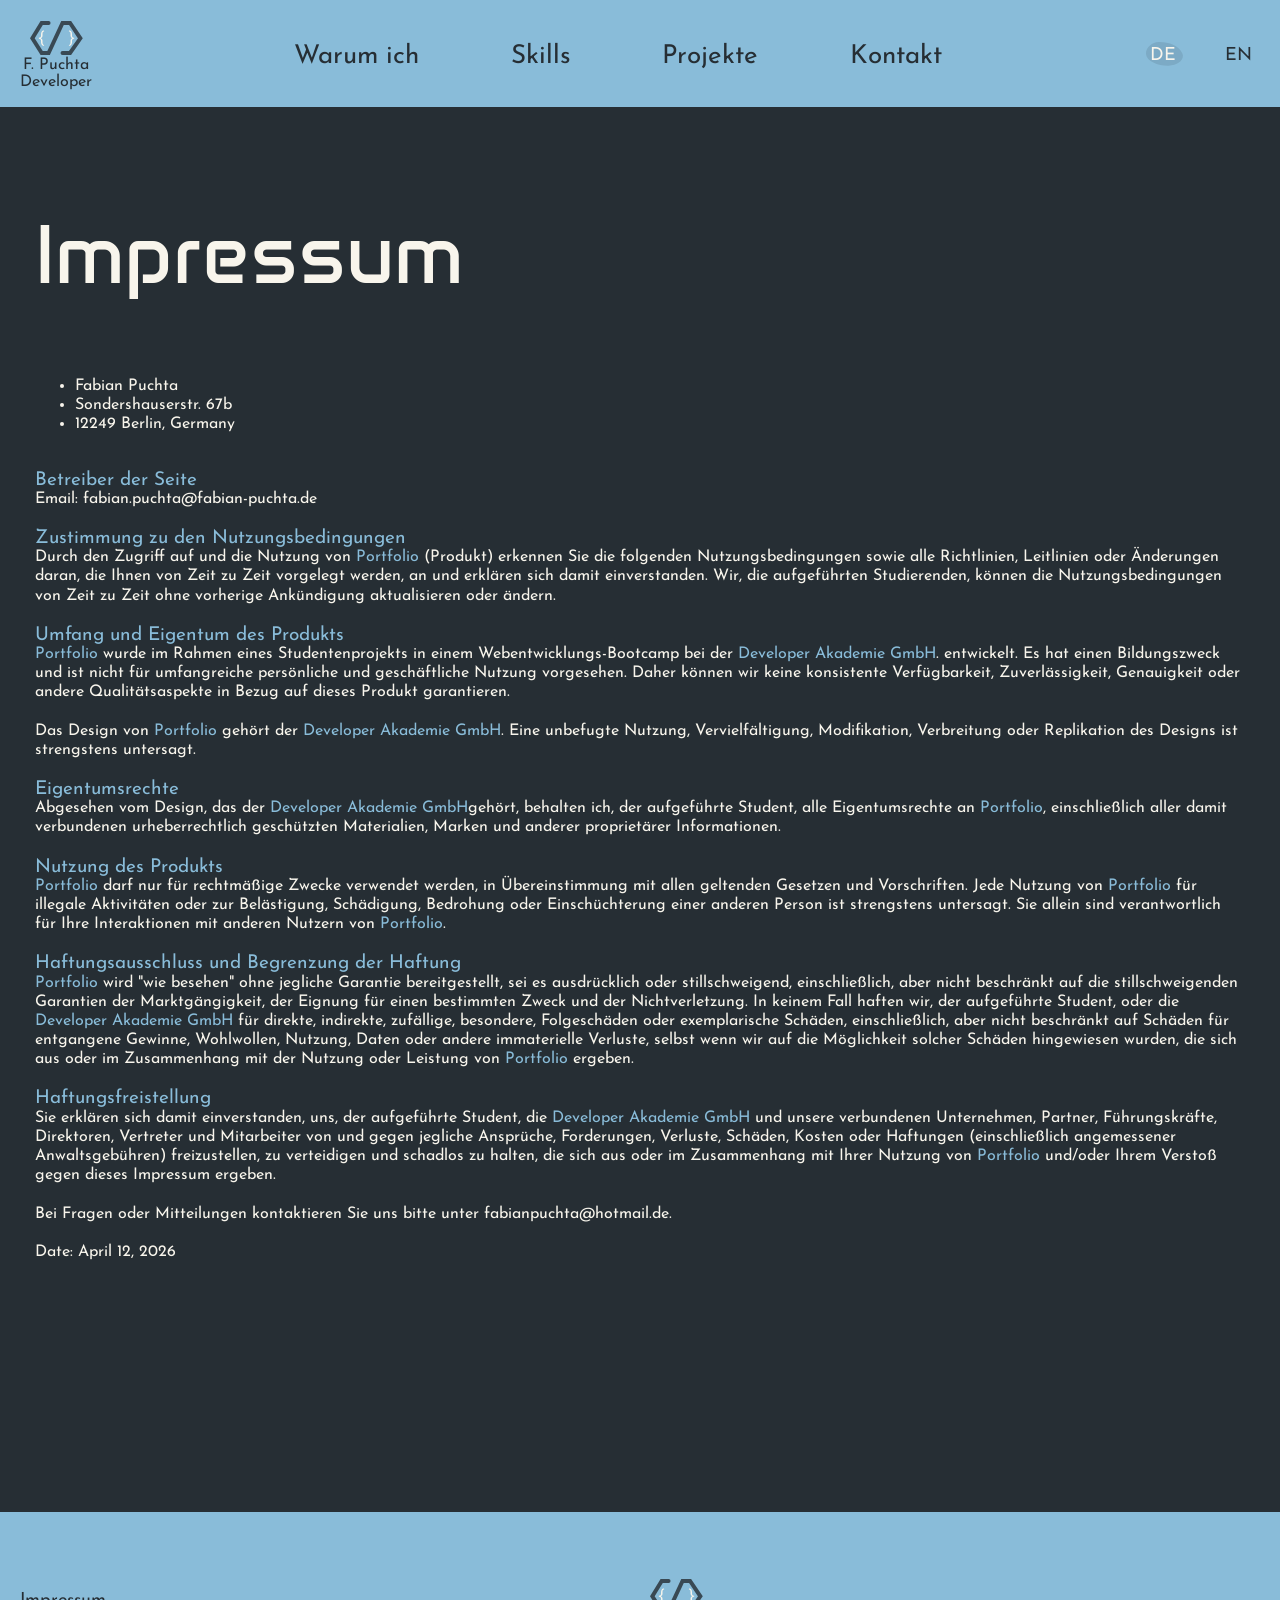
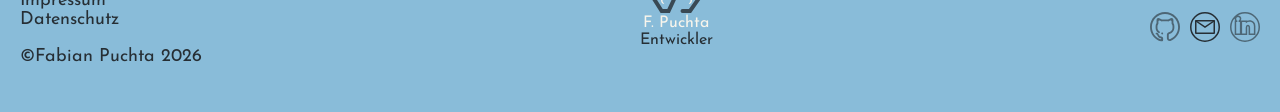
<file: html/german/impressum.html>
<!DOCTYPE html>
<html lang="de">

<head>
    <meta charset="UTF-8">
    <meta name="viewport" content="width=device-width, initial-scale=1.0">
    <title>Impressum</title>
    <link rel="icon" href="../../assets/icons/logo/logoDarkBlue.svg" type="image/x-icon">
    <link rel="stylesheet" href="../../style.css">
    <link rel="stylesheet" href="../../styles/fonts.css">
    <link rel="stylesheet" href="../../styles/hero_section.css">
    <link rel="stylesheet" href="../../styles/standard.css">
    <link rel="stylesheet" href="../../styles/content_section.css">
    <link rel="stylesheet" href="../../styles/contact.css">
    <link rel="stylesheet" href="../../styles/legal.css">
    <link rel="stylesheet" href="../../styles/legal_resp.css">
    <link rel="stylesheet" href="../../styles/responsive.css">
</head>

<body>
    <header>
        <div class="header-resp d-none header-legal-resp">
            <div class="logo-hero">
                <div class="logo-hero-icon">
                    <img src="../../assets/icons/logo/logoHover.svg" class="logo-hover" alt="logo icon">
                    <img src="../../assets/icons/logo/logoLightBlue.svg" class="logo-default" alt="logo icon">
                </div>
                <p class="name">F. Puchta</p>
                <p>Developer</p>
            </div>
            <button onclick="redirectBack()" class="btn-legal" aria-label="Zurück zum Portfolio"><img src="../../assets/icons/arrowBackImprint.svg"
                    alt="go back to source site"></button>
        </div>
        <div class="wrapper-navbar legal-nav">
            <nav>
                <div class="navbar-logo">
                    <div class="wrapper-logo-footer">
                        <img src="../../assets/icons/logo/logoDarkBlue.svg" alt="logo">
                        <p class="name">F. Puchta</p>
                        <span>Developer</span>
                    </div>
                </div>
                <div class="navbar-menu font-size-26">
                    <a href="../../index.html#aboutSection">Warum ich</a>
                    <a href="../../index.html#skillSection">Skills</a>
                    <a href="../../index.html#projectSection">Projekte</a>
                    <a href="../../index.html#contactSection">Kontakt</a>
                </div>
                <div class="navbar-language">
                    <p>DE</p>
                    <a href="../english/legal_notice.html" onclick="saveLanguagePreference('en')">EN</a>
                </div>
            </nav>
        </div>
    </header>
    <main class="main">
        <h1>Impressum</h1>
        <section class="imprint-container">
            <ul>
                <li>Fabian Puchta</li>
                <li>Sondershauserstr. 67b</li>
                <li>12249 Berlin, Germany</li>
            </ul>
        </section>
        <section class="imprint-container">
            <p class="section-title">Betreiber der Seite</p>
            <p>Email: fabian.puchta@fabian-puchta.de</p>
        </section>
        <section class="imprint-container">
            <p class="section-title">Zustimmung zu den Nutzungsbedingungen</p>
            <p>
                Durch den Zugriff auf und die Nutzung von <span>Portfolio</span> (Produkt) erkennen Sie die folgenden
                Nutzungsbedingungen sowie alle Richtlinien, Leitlinien oder Änderungen daran, die Ihnen von
                Zeit zu Zeit vorgelegt werden, an und erklären sich damit einverstanden. Wir, die aufgeführten
                Studierenden, können die Nutzungsbedingungen von Zeit zu Zeit
                ohne vorherige Ankündigung aktualisieren oder ändern.
            </p>
        </section>
        <section class="imprint-container">
            <p class="section-title">Umfang und Eigentum des Produkts</p>
            <p><span>Portfolio</span> wurde im Rahmen eines Studentenprojekts in einem Webentwicklungs-Bootcamp bei der
                <span>Developer Akademie GmbH</span>. entwickelt. Es hat einen Bildungszweck und ist nicht für
                umfangreiche persönliche und geschäftliche Nutzung vorgesehen. Daher können wir keine konsistente
                Verfügbarkeit, Zuverlässigkeit, Genauigkeit oder andere Qualitätsaspekte in Bezug auf dieses Produkt
                garantieren.
            </p>
            <br>
            <p>Das Design von <span>Portfolio</span> gehört der <span>Developer Akademie GmbH</span>. Eine unbefugte
                Nutzung, Vervielfältigung, Modifikation, Verbreitung oder Replikation des Designs ist strengstens
                untersagt.</p>
        </section>
        <section class="imprint-container">
            <p class="section-title">Eigentumsrechte</p>
            <p>Abgesehen vom Design, das der <span>Developer Akademie GmbH</span>gehört, behalten ich, der aufgeführte
                Student, alle Eigentumsrechte an <span>Portfolio</span>, einschließlich aller damit verbundenen
                urheberrechtlich
                geschützten Materialien, Marken und anderer proprietärer Informationen.</p>
        </section>
        <section class="imprint-container">
            <p class="section-title">Nutzung des Produkts</p>
            <p><span>Portfolio</span> darf nur für rechtmäßige Zwecke verwendet werden, in Übereinstimmung mit
                allen geltenden Gesetzen und Vorschriften. Jede Nutzung von <span>Portfolio</span> für illegale
                Aktivitäten oder zur
                Belästigung, Schädigung, Bedrohung oder Einschüchterung einer anderen Person ist strengstens untersagt.
                Sie allein sind verantwortlich für Ihre Interaktionen mit anderen Nutzern von <span>Portfolio</span>.
            </p>
        </section>
        <section class="imprint-container">
            <p class="section-title">Haftungsausschluss und Begrenzung der Haftung</p>
            <p><span>Portfolio</span> wird "wie besehen" ohne jegliche Garantie bereitgestellt, sei es ausdrücklich oder
                stillschweigend, einschließlich, aber nicht beschränkt auf die stillschweigenden Garantien der
                Marktgängigkeit, der Eignung für einen bestimmten Zweck und der Nichtverletzung. In keinem Fall haften
                wir, der aufgeführte Student, oder die <span>Developer Akademie GmbH</span> für direkte, indirekte,
                zufällige,
                besondere, Folgeschäden oder exemplarische Schäden, einschließlich, aber nicht beschränkt auf Schäden
                für entgangene Gewinne, Wohlwollen, Nutzung, Daten oder andere immaterielle Verluste, selbst wenn wir
                auf die Möglichkeit solcher Schäden hingewiesen wurden, die sich aus oder im Zusammenhang mit der
                Nutzung oder Leistung von <span>Portfolio</span> ergeben.</p>
        </section>
        <section class="imprint-container">
            <p class="section-title">Haftungsfreistellung</p>
            <p>Sie erklären sich damit einverstanden, uns, der aufgeführte Student, die <span>Developer Akademie
                    GmbH</span> und
                unsere verbundenen Unternehmen, Partner, Führungskräfte, Direktoren, Vertreter und Mitarbeiter von und
                gegen jegliche Ansprüche, Forderungen, Verluste, Schäden, Kosten oder Haftungen (einschließlich
                angemessener Anwaltsgebühren) freizustellen, zu verteidigen und schadlos zu halten, die sich aus oder im
                Zusammenhang mit Ihrer Nutzung von <span>Portfolio</span> und/oder Ihrem Verstoß gegen dieses Impressum
                ergeben.</p>
            <br>
            <p>Bei Fragen oder Mitteilungen kontaktieren Sie uns bitte unter <a
                    href="mailto:fabianpuchta@hotmail.de">fabianpuchta@hotmail.de</a>.</p>
            <br>
            <p>Date: April 12, 2026</p>
        </section>
    </main>
    <footer class="wrapper-footer">
        <div class="content-wrapper-footer">
            <div class="footer-legal">
                <a href="../german/impressum.html">Impressum</a>
                <a href="../german/datenschutz.html">Datenschutz</a>
                <p>&copy;Fabian Puchta 2026</p>
            </div>
            <div class="wrapper-logo-footer">
                <img src="../../assets/icons/logo/logoDarkBlue.svg" alt="logo">
                <p class="name">F. Puchta</p>
                <span>Entwickler</span>
            </div>
            <div class="wrapper-social-media-footer">
                <a href="https://github.com/FabianP95" target="_blank" rel="noopener noreferrer" class="swap-image">
                    <img src="../../assets/icons/contact/githubFooter.svg" alt="gitHub icon" class="image-default">
                    <img src="../../assets/icons/contact/gitHoverFooter.svg" class="image-hover"
                        alt="gitHub icon in hovered state">
                </a>
                <a href="mailto:fabianpuchta@hotmail.de" target="_blank" rel="noopener noreferrer" class="swap-image">
                    <img src="../../assets/icons/contact/mailFooter.svg" alt="email icon" class="image-default">
                    <img src="../../assets/icons/contact/mailHoverFooter.svg" class="image-hover"
                        alt="email icon in hovered state">
                </a>
                <a href="https://www.linkedin.com/in/fabian-puchta-7ba7383b7/" target="_blank" rel="noopener noreferrer"
                    class="swap-image">
                    <img src="../../assets/icons/contact/linkedInFooter.svg" alt="linkedIn icon" class="image-default">
                    <img src="../../assets/icons/contact/linkedInHoverFooter.svg" class="image-hover"
                        alt="linkedIn icon in hovered state">
                </a>
            </div>
        </div>
    </footer>
</body>
<script src="../../script.js"></script>
<script src="../../scripts/content.js"></script>

</html>
</file>
<file: style.css>
.font-size-18 {
    font-size: 18px;
}

.font-size-26 {
    font-size: 26px;
}

.font-size-20 {
    font-size: 20px;
}

.btn {
    cursor: pointer;
    border-radius: 20px;
    border: 1px solid;
    border-color: #89bcd9;
    background-color: transparent;
    color: #89bcd9;
    padding: 10px 20px;
    font-size: 18px;
    font-family: 'Josefin', sans-serif;
}

.btn:hover {
    background-color: #3f454a;
}

.btn-live {
    font-family: 'Josefin', sans-serif;
    cursor: pointer;
    border-radius: 20px;
    border: 1px solid;
    background-color: #89bcd9;
    border-color: #89bcd9;
    color: #262e34;
    padding: 10px 20px;
    font-size: 18px;
}

.width-100 {
    width: 100%;
}

.btn-live:hover {
    background-color: #F8F5EC;
    border-color: #F8F5EC;
}

.wrapper-footer {
    background-color: #89BCD9;
    margin-top: 150px;
}

.content-wrapper-footer {
    max-width: 1440px;
    height: 200px;
    margin: 0 auto;
    display: flex;
    align-items: center;
    justify-content: space-between;
    padding: 0 20px;
}

.wrapper-social-media-footer {
    display: flex;
    gap: 40px;
    padding-right: 30px;
}

.footer-legal {
    padding-top: 50px;
    display: flex;
    flex-direction: column;
    font-size: 18px;
}

.footer-legal a,
.footer-legal p {
    color: #262E34;
}

.footer-legal a:hover {
    color: #F8F5EC;
}

.wrapper-logo-footer {
    display: flex;
    flex-direction: column;
    justify-content: end;
    align-items: center;
    gap: 1px;
}

.wrapper-logo-footer span {
    color: #262E34;
    margin: 0;
}

.wrapper-logo-footer p {
    margin: 0;
}

.mrg-tp-section {
    margin-top: 70px;
}

section {
    scroll-margin-top: 80px;
}
</file>
<file: styles/fonts.css>
@font-face {
    font-family: 'Anta';
    src: url('../assets/fonts/Anta/Anta-Regular.ttf') format('truetype');
}

@font-face {
    font-family: 'Josefin';
    src: url('../assets/fonts/Josefin_Sans/JosefinSans-VariableFont_wght.ttf') format('truetype');
}
</file>
<file: styles/hero_section.css>
.wrapper-hero-section {
    width: 100%;
    z-index: 1;
    display: flex;
    flex-direction: column;
    position: relative;
}

.wrapper-navbar {
    width: 100%;
    z-index: 3;
    display: flex;
    justify-content: center;
    background-color: #89BCD9;
    position: sticky;
    top: 0;
}

h1 {
    text-wrap-mode: nowrap;
    font-size: 88px;
    font-family: 'Anta', sans-serif;
    font-weight: 400;
    margin: 36px 0;
}

.hero {
    display: flex;
    text-align: center;
    padding: 40px 0 0 0;
    margin: 0 auto;
    max-width: 1440px;
    width: 100%;
    max-height: 1900px;
    height: 100vh;
    box-sizing: border-box;
}

.info-hero-section {
    margin: 100px 0 0 auto;
    padding-left: 24px;
}

.info-hero-section p {
    font-size: 40px;
    margin: 0;
}

.social-media {
    display: flex;
    flex-direction: column;
    justify-content: end;
    gap: 16px;
    width: 30px;
}

.social-media a {
    position: relative;
    width: 30px;
    height: 30px;
}

.social-media-wrapper {
    display: flex;
    flex-direction: row;
}

.social-media-default,
.social-media-hover {
    position: absolute;
    transition: opacity 0.3s;
    right: 0;
}

.social-media-default {
    opacity: 1;
}

.social-media-hover {
    position: absolute;
    opacity: 0;
}

.social-media a:hover .social-media-default {
    opacity: 0;
}

.social-media a:hover .social-media-hover {
    opacity: 1;
}


.title {
    width: 570px;
}

.title p {
    letter-spacing: 2px;
}

.wrapper-arrow-down {
    display: flex;
    justify-content: center;
    margin-top: 90px;
    margin-right: 50px;
}

.wrapper-arrow-down a {
    cursor: pointer;
}

.swap-image {
    position: relative;
}

.pos-rel {
    position: relative;
}

.image-default,
.image-hover {
    position: absolute;
    inset: 0;
    transition: opacity 0.3s;
}

.image-hover {
    position: absolute;
    inset: 0;
    opacity: 0;
}

.swap-image:hover .image-default {
    opacity: 0;
}

.swap-image:hover .image-hover {
    opacity: 1;
}

.main-image-container .main-image-container {
    width: 100%;
    max-width: 535px;
    position: relative;
    margin: 22px 25px 0 25px;
}

.main-image-container img,
.menu_container_impressum img {
    position: absolute;
    bottom: 0;
    left: 50%;
}

.main-image-default,
.main-image-hover {
    transition: opacity 0.5s;
    transform: translate(-50%, -15%) rotate(-50deg);
    height: 80%;
}

.main-image-hover {
    opacity: 0;
}

.main-image-container:hover .main-image-default {
    opacity: 0;
}

.main-image-container:hover .main-image-hover {
    opacity: 1;
}

.profil-img {
    height: 110%;
    object-fit: cover;
    transform: translate(-50%, 0);
}

.logo-hero {
    flex: 1;
    display: flex;
    flex-direction: column;
    justify-content: end;
    align-items: center;
    gap: 1px;
}

.logo-hero-icon {
    position: relative;
    height: 38px;
    min-width: 70px;
    display: flex;
    justify-content: center;
}

.logo-hero .name {
    font-size: 16px;
    margin: 4px 0 0 0;
    color: #F8F5EC;
}

.logo-hero p {
    font-size: 16px;
    margin: 0;
    color: #89BCD9;
}

.logo-default,
.logo-hover {
    position: absolute;
    transition: opacity 1s;
}

.logo-default {
    opacity: 1;
}

.logo-hover {
    position: absolute;
    opacity: 0;
}

.logo-hero-icon:hover .logo-default {
    opacity: 0;
}

.logo-hero-icon:hover .logo-hover {
    opacity: 1;
}

.title {
    width: 100%;
}

.title p {
    letter-spacing: 2px;
    text-wrap-mode: nowrap;
}

.main-image-container {
    width: 100%;
    max-width: 535px;
    position: relative;
    margin: 22px 25px 0 25px;
}

.main-image-container img {
    position: absolute;
    bottom: 0;
    left: 50%;
}

.img-background-default,
.img-background-hover {
    transition: opacity 1s ease;
    transform: translate(-50%, -15%) rotate(-45deg);
    height: 80%;
}

.img-background-hover {
    opacity: 0;
}

.main-image-container:hover .img-background-default {
    opacity: 0;
}

.main-image-container:hover .img-background-hover {
    opacity: 1;
}

nav {
    display: flex;
    align-items: center;
    max-width: 1440px;
    width: 100%;
    padding: 0 20px;
}

.navbar-logo {
    display: flex;
    flex-direction: column;
    justify-content: center;
    align-items: center;
    box-sizing: border-box;
    padding: 0 110px 0 0;
}

.navbar-logo p {
    color: #262E34;
}

.navbar-menu {
    display: flex;
    flex-direction: row;
    justify-content: space-evenly;
    flex: 1;
    z-index: 1;
}

.navbar-menu a {
    color: #262E34;
    padding: 39px 0 34px 0;
    transition: background-color 0.3s, color 0.3s;
}

.navbar-menu a:hover {
    color: #e7e7e7;
}

.navbar-language {
    display: flex;
    gap: 35px;
    padding: 20px 0 20px 110px;
    align-items: center;
    justify-content: center;
    font-size: 16px;
}

.navbar-language p {
    cursor: default;
    font-size: 18px;
    background-image: url(../assets/icons/languages/languageBackground.svg);
    background-repeat: no-repeat;
    background-position: center;
    padding: 8px 8px 4px 6px;

}

.navbar-language span {
    color: #262E34;
    font-size: 18px;
    transition: background-color 0.3s, color 0.3s;
    padding: 8px 8px 4px 6px;
}

.navbar-language span:hover {
    color: #F8F5EC;
     cursor: pointer;
}

.nav-menu-container {
    position: relative;
    bottom: 0;
    aspect-ratio: 1 / 1;
    z-index: 2;
    opacity: 0;
    transition: opacity 0.6s ease;
}

.resp-menu-content {
    display: flex;
    flex-direction: column;
    justify-content: center;
    gap: 36px;
    position: absolute;
    bottom: 0;
    height: 100%;
    width: 100%;
}

.resp-menu-content a {
    font-size: 22px;
    color: #262E34;
    font-family: 'Josefin', Arial, sans-serif;
}

.resp-menu-content a:hover {
    color: #F8F5EC;
}
</file>
<file: styles/standard.css>
html {
    scroll-behavior: smooth;
}

body {
    background-color: #262E34;
    font-family: 'Josefin', sans-serif;
    color: #F8F5EC;
    margin: 0;
}

a {
    text-decoration: none;
}

.d-none{
    display: none;
}
</file>
<file: styles/content_section.css>
.content-wrapper {
    max-width: 1440px;
    margin: 0 auto;
    padding: 0 20px;
}

.content-wrapper-projects {
    max-width: 1440px;
    margin: 0 auto;
    padding: 0 20px;
}

.content-headlines {
    font-size: 60px;
    color: #89BCD9;
    font-family: 'Anta', sans-serif;
}

.sub-section {
    display: flex;
    flex-direction: column;
    align-items: center;

}

.content-section-body {
    display: flex;
    flex-direction: row;
    gap: 20px;
    align-items: flex-start;
}

.info-left {
    display: flex;
    align-items: center;
    gap: 20px;
}

.info-left img {
    height: 60px;
    width: 66px;
}

.typing-cursor::after {
    content: '|';
    display: inline-block;
    color: #F8F5EC;
    animation: blink 0.75s step-end infinite;
    margin-left: 1px;
}

.pipe {
    display: inline-block;
    color: #F8F5EC;
    margin-left: 1px;
}

.pipe-1 {
    animation: blink-pipe 1.4s step-end infinite;
}

.pipe-2 {
    animation: blink-pipe 1.4s step-end infinite;
}

.first-word {
    color: #89BCD9;
}

@keyframes blink {

    0%,
    100% {
        opacity: 1;
    }

    50% {
        opacity: 0;
    }
}

@keyframes blink-pipe {

    0%,
    100% {
        opacity: 1;
    }

    50% {
        opacity: 0;
    }
}

.resp-location-icon {
    display: none;
}

.content-about-left {
    display: flex;
    flex: 1;
    flex-direction: column;
}

.content-about-right {
    display: flex;
    flex-direction: column;
    flex: 1;
    align-items: end;
}

.font-size-30 {
    font-size: 30px;
}

.color-writing-blue {
    color: #89BCD9;
}

.line-height {
    line-height: 120%;
}

.content-skills-left {
    display: grid;
    grid-template-columns: repeat(4, auto);
    justify-content: center;
    gap: 50px;
}

.content-skills-left img {
    translate: -100%;
    opacity: 0;
    transition: 800ms ease;
}

.content-skills-left img.fade {
    translate: 0;
    opacity: 1;
}

.skill-icon-small {
    display: none;
}

.content-skills-right {
    position: relative;
    width: clamp(280px, 90vw, 290px);
    aspect-ratio: 1 / 1;
    border-radius: 50%;
    display: flex;
    flex-direction: column;
    align-items: center;
    justify-content: center;
    gap: 10px;
    padding: 60px;
    text-align: center;
    overflow: hidden;
    translate: 20%;
    opacity: 0;
    transition: 800ms ease;
}

.content-skills-right.fade {
    translate: 0;
    opacity: 1;
}

.skills-learning {
    display: flex;
    gap: 20px;
}

.new-skill {
    display: flex;
    flex-direction: column;
    align-items: center;
    justify-content: space-between;
}

.content-skills-right::before,
.content-skills-right::after {
    content: '';
    position: absolute;
    inset: 0;
    background-repeat: no-repeat;
    background-size: cover;
    background-position: center;
    border-radius: 50%;
    transition: opacity 1s ease;
}

.content-skills-right::before {
    background-image: url('../assets/icons/currently/currently.svg');
    opacity: 1;
}

.content-skills-right::after {
    background-image: url('../assets/icons/currently/currentlyHover.svg');
    opacity: 0;
}

.content-skills-right:hover::before {
    opacity: 0;
}

.content-skills-right:hover::after {
    opacity: 1;
}

.write-me-btn-resp {
    display: none;
}

.content-skills-resp {
    display: none;
    flex-direction: column;
    align-items: center;
    margin-top: 40px;
}

.content-writing-resp {
    display: flex;
    gap: 20px;
    align-items: center;
    translate: 10px;
    opacity: 0;
    transition: 800ms ease;
}

.content-writing-resp.fade {
    translate: 0;
    opacity: 1;
}

.content-writing-resp p {
    margin: 0;
}

.div-space {
    flex: 1;
}

.skills-icons-resp {
    display: flex;
    position: relative;
    gap: 20px;
    align-items: center;
    justify-content: center;
    background-repeat: no-repeat;
    background-size: contain;
    background-position: center;
    height: 180px;
    width: 100%;
    background-image: url('../assets/icons/currently/currentlyResp.svg');
}

.team-title {
    font-size: 28px;
    color: #89BCD9;
    text-align: center;
}

.quote-section {
    box-sizing: border-box;
    display: flex;
    padding: 0 22px;
    gap: 30px;
    width: 100%;
    justify-content: center;
}

.single-quote {
    position: relative;
    aspect-ratio: 1 / 1;
    display: flex;
    flex-direction: column;
    align-items: center;
    justify-content: center;
    padding: 80px;
    text-align: center;
    height: 250px;
}

.single-quote::before,
.single-quote::after {
    content: '';
    position: absolute;
    background-repeat: no-repeat;
    aspect-ratio: 1 / 1;
    background-size: contain;
    background-position: center;
    transition: opacity 1s ease;
    height: 100%;
    width: 100%;
}

.single-quote::before {
    background-image: url('../assets/icons/references/reference.svg');
    opacity: 1;
}

.single-quote::after {
    background-image: url('../assets/icons//references/referenceHover.svg');
    opacity: 0;
}

.single-quote:hover::before {
    opacity: 0;
}

.single-quote:hover::after {
    opacity: 1;
}

.single-link {
    text-decoration-line: underline;
    color: #89BCD9;
    font-size: 16px;
    cursor: pointer;
    z-index: 2;
}

.margin-team {
    margin: 5px;
}

.margin-team-link {
    margin-top: auto;
}
</file>
<file: styles/contact.css>
.contact-section {
    display: flex;
    justify-content: center;
    align-items: center;
    position: relative;
    margin-bottom: 20px;
    max-width: 1440px;
    margin: 0 auto;
    padding: 0 20px;
}

.wrapper-arrow-up {
    display: flex;
    justify-content: center;
    position: absolute;
    right: 50px;
    top: 101px;
}

.wrapper-arrow-up a {
    cursor: pointer;
}

.content-contact-body {
    display: flex;
    flex-direction: row;
    gap: 20px;
    align-items: flex-start;
    justify-content: center;
}


.content-contact-left {
    display: flex;
    width: 50%;
    flex-direction: column;
    margin-top: 0;
}

.content-contact-right {
    display: flex;
    flex-direction: column;
    min-width: 50%;
}

.contact-section-mail {
    color: #F8F5EC;
    display: flex;
    gap: 20px;
    align-items: center;
}

.contact-section-phone {
    display: flex;
    gap: 20px;
    align-items: center;
    color: #F8F5EC;
    cursor: pointer;
}


.contact-section-mail::before {
    content: "";
    width: 24px;
    height: 24px;
    background: url("../assets/icons/social_media/emailWhite.svg") center / contain no-repeat;
}

.contact-section-mail:hover::before {
    content: "";
    width: 24px;
    height: 24px;
    background: url("../assets/icons/contact/mailHover.svg") center / contain no-repeat;
}

.contact-section-mail:hover, .contact-section-phone:hover {
    color: #89BCD9;
}

.contact-section-phone::before {
    content: "";
    width: 24px;
    height: 24px;
    background: url("../assets/icons/contact/phone.svg") center / contain no-repeat;
}

.contact-section-phone:hover::before {
    content: "";
    width: 24px;
    height: 24px;
    background: url("../assets/icons/contact/phoneHover.svg") center / contain no-repeat;
}

.form-wrapper {
    width: 100%;
    position: relative;
}

.row-name-mail {
    gap: 20px;
    display: flex;
    flex-direction: row;
}

.form-wrapper .input-wrapper {
    width: 100%;
    display: flex;
    flex-direction: column;
    opacity: 0;
    transition: 800ms ease;
    margin-top: 20px;
}

.form-wrapper .input-wrapper.appear {
    opacity: 1;
    margin-top: 0;
}

.form-wrapper .input-field {
    position: relative;
    width: 100%;
}

.form-wrapper .input-wrapper label {
    font-size: 16px;
    color: #89BCD9;
    padding-left: 18px;
}

.form-wrapper .input-wrapper input,
.form-wrapper .input-wrapper textarea {
    background-color: transparent;
    margin-bottom: 16px;
    box-sizing: border-box;
    width: 100%;
    border: 2px solid #89BCD9;
    border-radius: 22px;
    padding: 10px 25px;
    color: #F8F5EC;
    font-size: 18px;
}

.form-wrapper .input-wrapper input:focus-visible,
.form-wrapper .input-wrapper textarea:focus-visible {
    outline: none;
    background-color: rgb(49 63 71);
}


.form-wrapper .input-wrapper textarea {
    resize: vertical;
}

.form-wrapper .input-field input,
.form-wrapper .input-field textarea {
    padding-right: 50px;
}

.missing_inputs {
    color: #E44C36 !important;
    border-color: #E44C36 !important;
}

.missing_input_title {
    color: #E44C36 !important;
}

.checkbox-wrapper {
    position: relative;
    width: 24px;
    height: 24px;
    cursor: pointer;
}

.checkbox-wrapper .icon-default {
    display: block;
}

.checkbox-wrapper:hover .icon-default {
    display: none;
}

.checkbox-wrapper:hover .icon-hover {
    display: block;
}

.checkbox-wrapper input:checked~.checkbox-icon .icon-default {
    display: none;
}

.checkbox-wrapper input:checked~.checkbox-icon .icon-hover {
    display: none;
}

.checkbox-wrapper input:checked~.checkbox-icon .icon-checked {
    display: block;
}

.contact-accept-section {
    display: flex;
    align-content: center;
    justify-content: space-between;
}

.accept-policy-wrapper {
    display: flex;
    position: relative;
    font-size: 16px;
    gap: 10px;
    align-items: center;
}

.accept-policy-wrapper a {
    color: #89BCD9;
    text-decoration: none;
    font-size: 16px;
}

.error-message {
    color: #E44C36;
}

.font-color-red {
    color: #E44C36 !important;
}

.border-red {
    border-color: #E44C36 !important;
}

.send-btn-pos {
    display: flex;
    justify-content: flex-end;
}

.send-btn-pos button:disabled {
    border-color: #8F9290 !important;
    color: #8F9290 !important;
    cursor: auto !important;
}

.send-btn-pos button:disabled:hover {
    background-color: transparent;
}

.response-window {
    position: absolute;
    display: flex;
    justify-content: center;
    align-items: center;
    top: 50%;
    left: 50%;
    transform: translate(-50%, -50%);
    width: 70%;
    height: 35%;
    visibility: hidden;
    pointer-events: none;
    background-color: #89bcd9;
    border-radius: 22px;
}

.activeResponse {
    visibility: visible !important;
    pointer-events: auto;
}

.response-content {
    font-size: 20px;
    text-align: center;
    padding: 0 20px;
    line-height: 120%;
    color: #262e34;
}

.vis-hidden {
    visibility: hidden !important;
}
</file>
<file: styles/burger_menu.css>
/* Menu Button Styles */
.menu-button {
  background: transparent;
  border: 0;
  width: 32px;
  height: 40px;
  display: grid;
  place-items: center;
  cursor: pointer;
  padding: 0;
  scale: 1.0;
  border-radius: 8px;
  overflow: hidden;
  transition: 0.175s;
  margin-right: 12px;
}

/* Burger Icon Container */
.burger-icon {
  scale: 1.2;
  --gap: 10px;
  --height-bar: 2px;
  --pos-y-top: 0;
  --pos-y-bottom: 0;
  --scale-middle: 1;
  --rotate-top: 0;
  --rotate-bottom: 0;
  width: 25px;
  display: flex;
  flex-direction: column;
  gap: var(--gap);
  cursor: pointer;
  position: relative;
}

/* Burger Lines Base Styles */
.burger-line {
  position: relative;
  height: var(--height-bar);
  width: 100%;
  border-radius: 0.5rem;
  background-color: #f9f9f9;
}

/* Top Line */
.burger-line--top {
  top: var(--pos-y-top);
  transform: rotate(var(--rotate-top));
  transition: top 200ms 100ms, transform 100ms;
}

/* Middle Line */
.burger-line--middle {
  transform: scaleX(var(--scale-middle));
  transition: transform 150ms 100ms;
}

/* Bottom Line */
.burger-line--bottom {
  bottom: var(--pos-y-bottom);
  transform: rotate(var(--rotate-bottom));
  transition: bottom 200ms 100ms, transform 100ms;
}

/* Open State - Top Line */
.burger-icon--open > .burger-line--top {
  transition: top 200ms, transform 200ms 100ms;
}

/* Open State - Bottom Line */
.burger-icon--open .burger-line--bottom {
  transition: bottom 200ms, transform 200ms 100ms;
}

/* Open State - All Lines Transform */
.burger-icon--open {
  --pos-y-top: calc(var(--gap) + var(--height-bar));
  --pos-y-bottom: calc(var(--gap) + var(--height-bar));
  --scale-middle: 0;
  --rotate-top: 45deg;
  --rotate-bottom: -45deg;
}
</file>
<file: styles/project_section.css>
.nav-projects {
    display: flex;
    align-items: flex-start;
    max-width: 1440px;
    width: 100%;
    
}

.tab {
    padding: 0.5rem 2rem;
    cursor: pointer;
    background: transparent;
    border: none;
    letter-spacing: 0.01em;
    position: relative;
}

.tab.active {
    color: #F8F5EC;
    background-color: #2d383f;
    border-radius: 20px 20px 0 0
}

.border-radius-0,
.border-radius-1-2,
.border-radius-3 {
    border-radius: 0 0 0 0;
}

.pr-duration {
    display: flex;
}

.pr-tech {
    display: flex;
}

.desktop-content {
    display: flex;
}

.resp-content {
    display: none;
}

.card {
    background-color: #2d383f;
    padding: 2.5rem 0;
    width: 100%;
}

.pr-card-left {
    display: flex;
    flex-direction: column;
    gap: 2rem;

}

.pr-section {
    display: flex;
    gap: 1.1rem;
    align-items: flex-start;
}

.pr-title {
    font-size: 28px;
    margin-bottom: 0.6rem;
    display: flex;
    align-items: center;
    gap: 1rem;
    font-weight: 400;
    margin: 0;
}

.pr-header-resp {
    display: none;
    flex-direction: column;
    gap: 10px;
}

.pr-title-resp {
    font-size: 24px;
    color: #89BCD9;
    font-weight: 400;
    margin: 0 0 1em 0;
}

.pr-right {
    display: flex;
    flex-direction: column;
    gap: 1.25rem;
}

.tech-icon-row {
    display: flex;
    gap: 20px;
    justify-content: center;
}

.project-btns {
    display: flex;
    gap: 20px;
    justify-content: center;
}

.project-btns-resp {
    display: none;
    gap: 20px;
    justify-content: center;
    align-items: flex-end;
}


.screenshot-project {
    width: 100%;
    aspect-ratio: 16/10;
    border-radius: 14px;
    display: flex;
    justify-content: center;
    overflow: hidden;
    position: relative;
}

.panel {
    display: none;
}

.panel.active {
    display: grid;
    grid-template-columns: 1fr 550px;
    gap: 2.5rem;
    align-items: start;
    animation: fadeIn 0.82s ease;
}

@keyframes fadeIn {
    from {
        opacity: 0;
        transform: translateY(6px);
    }

    to {
        opacity: 1;
        transform: translateY(0);
    }
}

.write-me-btn {
    margin: 35px 35px 0 0;
}

.future-project {
    background-color: #F8F5EC;
    width: 100%;
    aspect-ratio: 16/10;
    border-radius: 14px;
    display: flex;
    justify-content: center;
    align-items: center;
    overflow: hidden;
    position: relative;
}

.future-project span {
    font-size: 26px;
    color: #89BCD9;
}
</file>
<file: styles/project_resp.css>
@media (max-width: 1150px) {

    .border-radius-0 {
        border-radius: 0 40px 40px 40px;
    }

    .border-radius-1-2 {
        border-radius: 40px 40px 40px 40px;
    }

    .border-radius-3 {
        border-radius: 40px 0 40px 40px;
    }
}

@media (max-width: 950px) {

    .tab {
        padding: 0.85rem 1rem;
    }

    .desktop-content {
        display: none;
    }

    .resp-content {
        display: flex;
    }

    .panel.active {
        display: flex;
        flex-direction: column;
    }

    .panel.active> :nth-child(1) {
        order: 3;
    }

    .panel.active> :nth-child(2) {
        order: 2;
    }

    .panel.active> :nth-child(3) {
        order: 1;
    }

    .screenshot-project,
    .future-project {
        width: 550px;
        max-width: 550px;
        align-self: center;
    }


    .pr-header-resp {
        display: flex;
    }

    .pr-header-resp p {
        margin: 0;
    }

    .pr-duration {
        display: none;
    }

    .pr-tech {
        display: none;
    }

    .pr-title {
        font-size: 18px;
    }

    .project-btns {
        display: none;
    }

    .project-btns-resp {
        display: flex;
        width: 100%;
    }

    .pr-right {
        width: 100%;
    }
}

@media (max-width: 700px) {
    .tab {
        padding: 0.85rem 1rem;
    }

    .screenshot-project,
    .future-project {
        max-width: 350px;
        width: 350px;
    }
}

@media (max-width: 480px) {
    .tab {
        padding: 5px 10px;
        letter-spacing: 0px;
    }
}

@media (max-width: 440px) {

    .screenshot-project,
    .future-project {
        max-width: 250px;
        width: 250px;
    }
}
</file>
<file: styles/responsive.css>
@media (max-width: 1500px) {
    .hero {
        padding: 10px 20px 0 20px;
    }
}

@media (max-width: 1450px) {
    .content-section-body {
        display: flex;
        flex-direction: column;
        gap: 0;
        align-items: center;
    }

    .write-me-btn {
        display: none;
    }

    .write-me-btn-resp {
        display: flex;
        margin-top: 35px;
    }

    .content-skills-right {
        display: none;
    }

    .content-skills-resp {
        display: flex;
        padding: 0 13px;
    }

    .content-about-right {
        text-align: center;
    }

    .new-skill p {
        margin-top: 10px;
    }
}

@media (max-width: 1330px) {
    h1 {
        font-size: clamp(2.5rem, -2.23rem + 9.3vw, 5.5rem);
    }

    .title p {
        font-size: clamp(1.5rem, 0.86rem + 1.72vw, 2.5rem);
    }

    h2 {
        font-size: clamp(2rem, 0.86rem + 3.01vw, 3.75rem);
    }

    .profil-img {
        height: 93%;
        transform: translate(-50%, -13%);
        mask-image: url('../assets/img/heroBackground.png');
        mask-size: 116% auto;
        mask-repeat: no-repeat;
        mask-position: bottom;
    }

    .img-background-default,
    .img-background-hover {
        height: 80%;
        transform: translate(-50%, -16%) rotate(0deg);
    }

    .main-image-container:hover .img-background-default {
        opacity: 1;
    }

    .main-image-container:hover .img-background-hover {
        opacity: 0;
    }

    .wrapper-arrow-down {
        margin-top: 10px;
    }

    .main-image-container {
        max-width: unset;
        margin: 0;
    }

    .single-quote {
        padding: 60px 80px 60px 80px;
    }

    .quote-section {
        overflow-x: auto;
        scroll-snap-type: x mandatory;
        scrollbar-width: thin;
        scrollbar-color: #89BCD9 transparent;
    }

    .quote-section::-webkit-scrollbar {
        height: 6px;
    }

    .quote-section::-webkit-scrollbar-track {
        background: transparent;
    }

    .quote-section::-webkit-scrollbar-thumb {
        background: #89BCD9;
        border-radius: 999px;
    }

    .quote-section::-webkit-scrollbar-thumb:hover {
        background: #6aaac8;
    }
}

@media (max-width: 1330px) and (min-width: 700px) {
    .main-image-container {
        height: 700px;
    }
}

@media (max-width: 870px) and (min-width: 700px) {
    .main-image-container {
        height: 520px;
        margin: 80px 0 0 0;
    }
}


@media (max-width: 1150px) {
    .navbar-language {
        gap: 20px;
        padding: 20px 20px 20px 0;
    }

    .navbar-logo {
        padding: 0 0 0 20px;
    }

    .wrapper-navbar {
        margin-top: 100px;
    }

    .navbar-language a {
        font-size: 18px;
    }

    .nav-menu-content {
        gap: 25px;
        margin-top: 40px;
    }

    section {
        scroll-margin-top: 80px;
    }

    .team-title {
        display: flex;
        flex-direction: column;
        text-align: left;
        padding-left: 20px;
    }

    .team-title-sub {
        color: #F8F5EC;
        font-size: 18px;
        margin-top: 5px;
    }

    .contact-section {
        padding: 0 20px;
    }
}

@media (max-width: 700px) {

    section {
        scroll-margin-top: -30px;
    }

    h1 {
        margin: 0 auto 16px auto;
    }

    .content-headlines {
        font-size: 32px;
        margin-top: 70px;
    }

    .wrapper-navbar {
        display: none;
    }

    .hero {
        flex-direction: column;
    }

    .info-hero-section {
        margin: 8px 0 0 0;
        padding: 0;
        flex: 1;
    }

    .main-image-container {
        aspect-ratio: 1/1;

    }

    .social-media-wrapper {
        display: none;
    }

    .profil-img {
        height: 110%;
        transform: translate(-50%, 0%);
    }

    .img-background-default,
    .img-background-hover {
        height: 95%;
        transform: translate(-50%, 0%);
    }

    .header-resp.d-none,
    .hero.d-none {
        display: flex;
        justify-content: space-between;
    }

    .logo-hero {
        flex: unset;
    }

    .nav-menu-container.is-active {
        opacity: 1;
    }

    .nav-menu-container img {
        transform: translate(-50%, 0%);
        height: 100%;
    }

    .navbar-language {
        padding: 0px 0px 0px 0;
    }

    .navbar-language p {
        margin: 0;
    }

    .social-media a:active .social-media-default,
    .social-media a:hover .social-media-hover {
        opacity: 0;
    }

    .social-media a:active .social-media-hover,
    .social-media a:hover .social-media-default {
        opacity: 1;
    }

    .content-wrapper {
        margin-top: 110px;
        padding: 0 20px;
    }

    .info-left img {
        height: 45px;
        width: 50px;
    }

    .resp-location-icon {
        display: flex;
    }

    .location-icon {
        display: none;
    }

    .font-size-30 {
        font-size: 18px;
    }

    .font-size-18 {
        font-size: 16px;
    }

    .content-skills-left {
        display: flex;
        flex-wrap: wrap;
        justify-content: center;
        gap: 35px;
    }

    .content-skills-left img {
        height: 50px;
        width: auto;
    }

    .skill-icon-small {
        display: flex;
    }

    .skill-icon-big {
        display: none;
    }

    .skills-icons-resp {
        gap: 10px;
    }

    .quote-section {
        gap: 0px;
        padding: 0 0px;
        justify-content: flex-start;
    }

    .single-quote {
        height: 230px;
        padding: 60px 35px 34px 46px;
        text-align: left;
        align-items: start;
        overflow-y: clip;
    }

    .margin-team-link {
        margin-top: 5px;
    }

    .single-quote::before,
    .single-quote::after {
        width: 85%;
        transition: none;
        inset: 12px 0px 0px 0px;
        background-image: url('../assets/icons/references/referenceResp.svg');
    }

    .margin-team {
        margin: 5px 0 5px 0;
        max-width: 205px;
    }

    .contact-section {
        padding: 0 10px;
    }

    .content-contact-body {
        display: flex;
        flex-direction: column-reverse;
        align-items: flex-start;
    }

    .content-contact-right {
        flex-direction: column-reverse;
        width: 100%;
    }

    .font-size-20 {
        font-size: 16px;
    }

    .contact-section-mail {
        gap: 10px;
    }

    .content-contact-left {
        width: 100%;
    }

    .contact-section-phone {
        gap: 10px;
    }

    .wrapper-arrow-up {
        margin: 80px 0 0 -20px;
        bottom: 0;
        top: 100%;
        left: 50%;
        transform: translate(-50%, -50%);
    }

    .row-name-mail {
        flex-direction: column;
        gap: 0px;
    }

    .form-wrapper {
        margin-top: 10px;
    }

    .send-btn-pos {
        margin: 35px 0 0 0;
    }

    .content-wrapper-footer {
        height: 200px;
        margin: 0 auto;
        display: flex;
        flex-direction: column;
        align-items: center;
        padding: 0 5px;
    }

    .content-wrapper-footer> :nth-child(1) {
        order: 3;
    }

    .content-wrapper-footer> :nth-child(2) {
        order: 1;
    }

    .content-wrapper-footer> :nth-child(3) {
        order: 2;
    }

    .footer-legal {
        padding-top: 0;
        display: flex;
        flex-direction: row;
        align-items: center;
        gap: 20px;
    }

    .wrapper-logo-footer {
        margin-top: 20px;
    }

    .wrapper-social-media-footer {
        display: flex;
        gap: 40px;
        height: 20px;
        justify-content: center;
        margin-left: -40px;
        padding-right: 0;
    }

    .wrapper-footer {
        margin-top: 250px;
    }
}

@media (max-width: 440px) {
    .hero {
        padding: 40px 20px 0 20px;
    }

    .wrapper-arrow-up {
        margin: 40px 0 0 -20px;
    }

    .title p {
        font-size: 20px;
    }

    .resp-menu-content {
        gap: 24px;
    }

    .wrapper-footer {
        margin-top: 200px;
    }

    .send-btn-pos {
        margin: 0 0 0 0;
    }

    .mrg-left {
        margin-left: -20px;
    }

}
</file>
<file: styles/legal.css>
.main {
    display: flex;
    flex-direction: column;
    justify-content: space-between;
    gap: 20px;
    width: 100%;
    max-width: 1250px;
    box-sizing: border-box;
    margin: 0 auto;
    padding: 60px 20px 100px 20px;
    height: auto;
    min-height: 100vh;
}

.imprint-container {
    line-height: 120%;
}

.imprint-container a {
    color: #F8F5EC;
}

.imprint-container a:hover {
    color: #89BCD9;
}

.imprint-container span {
    color: #89BCD9;
}

.imprint-container p {
    margin: 0;
}

.font-size-19 {
    font-size: 19px;
}

.section-title {
    font-size: 19px;
    color: #89BCD9;
}

.btn-legal {
    cursor: pointer;
    border-radius: 20px;
    border: 1px solid;
    border-color: #89bcd9;
    background-color: transparent;
    color: #89bcd9;
    padding: 2px 20px;
    font-size: 18px;
    font-family: 'Josefin', sans-serif;
    height: 35px;
}

.btn-legal:hover {
    background-color: #3f454a;
}

.navbar-language a {
    color: #262E34;
    font-size: 18px;
    transition: background-color 0.3s, color 0.3s;
    padding: 8px 8px 4px 6px;
}

.navbar-language a:hover {
    color: #F8F5EC;
     cursor: pointer;
}
</file>
<file: styles/legal_resp.css>
@media (max-width: 1150px) {
    .legal-nav {
        margin-top: 0 !important;
    }
}

@media (max-width: 700px) {
    .header-legal-resp {
        padding: 20px 20px;
        align-items: center;
    }
}
</file>
